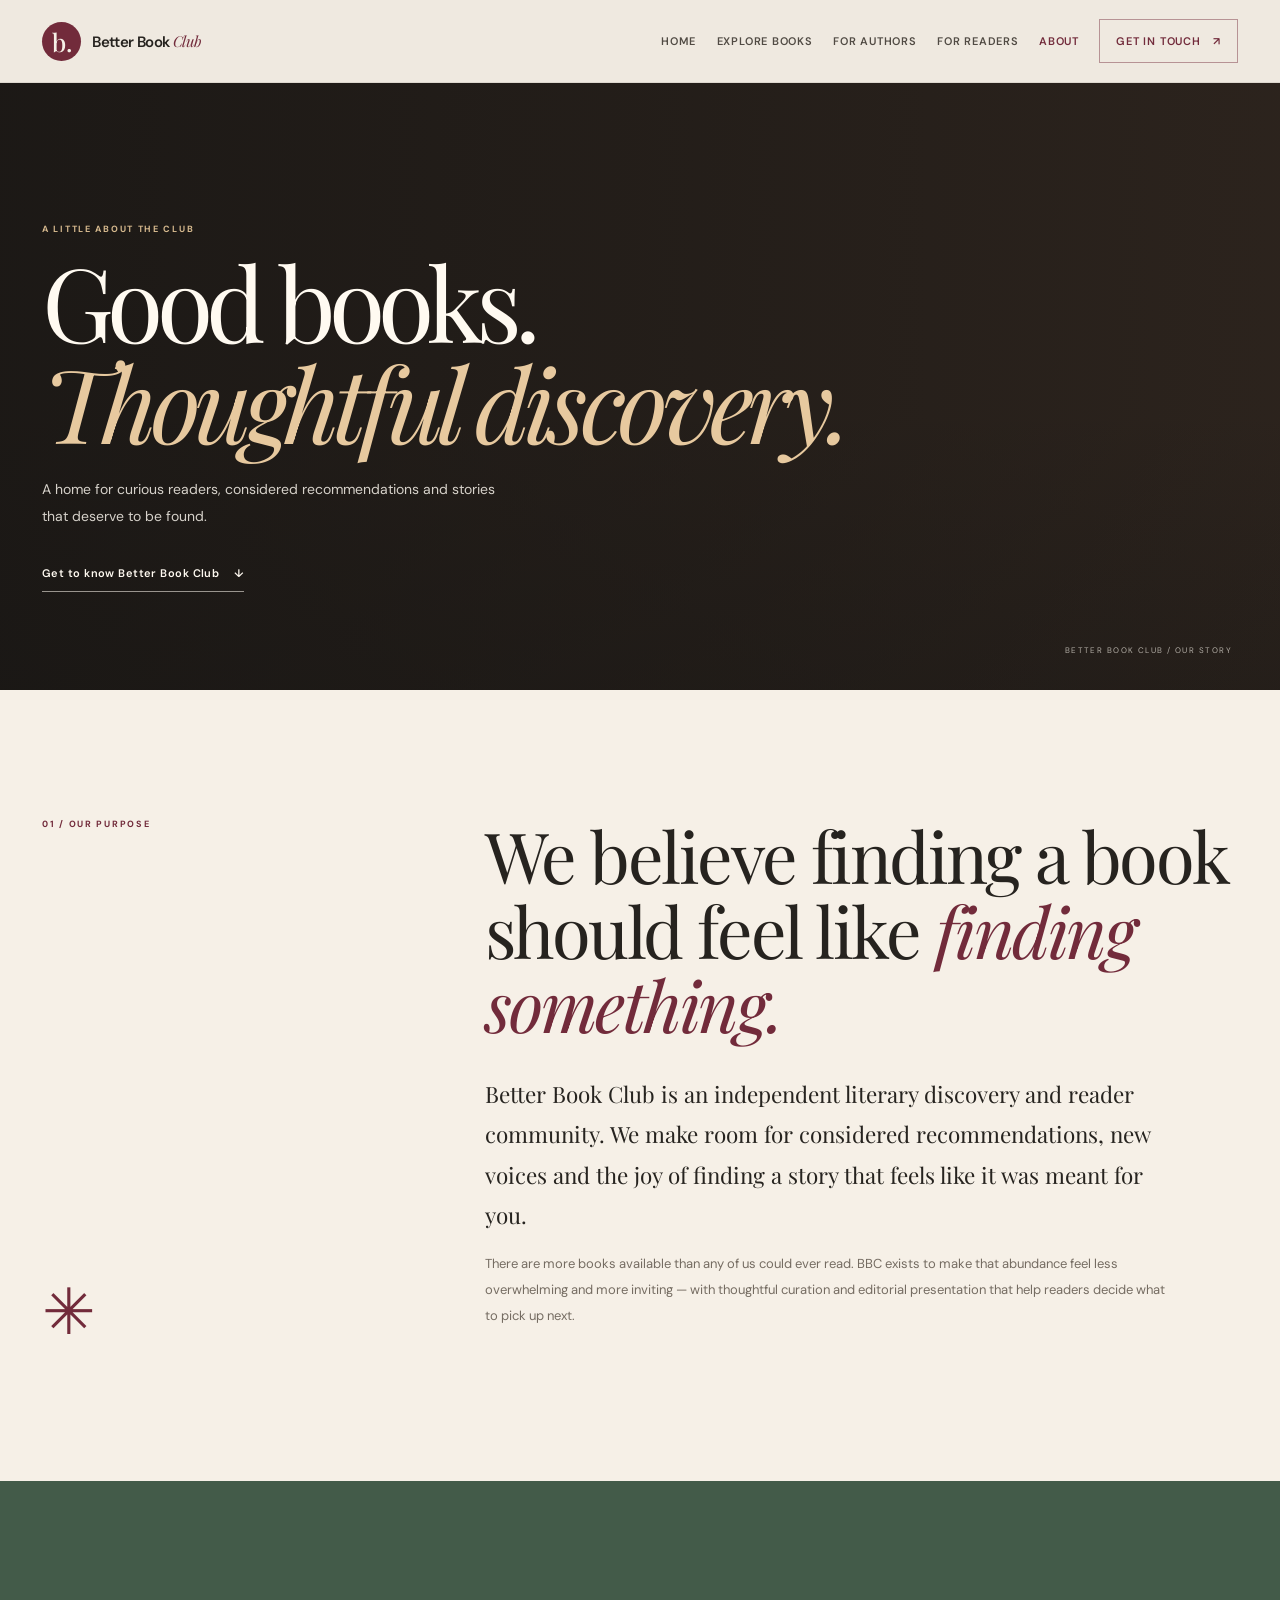
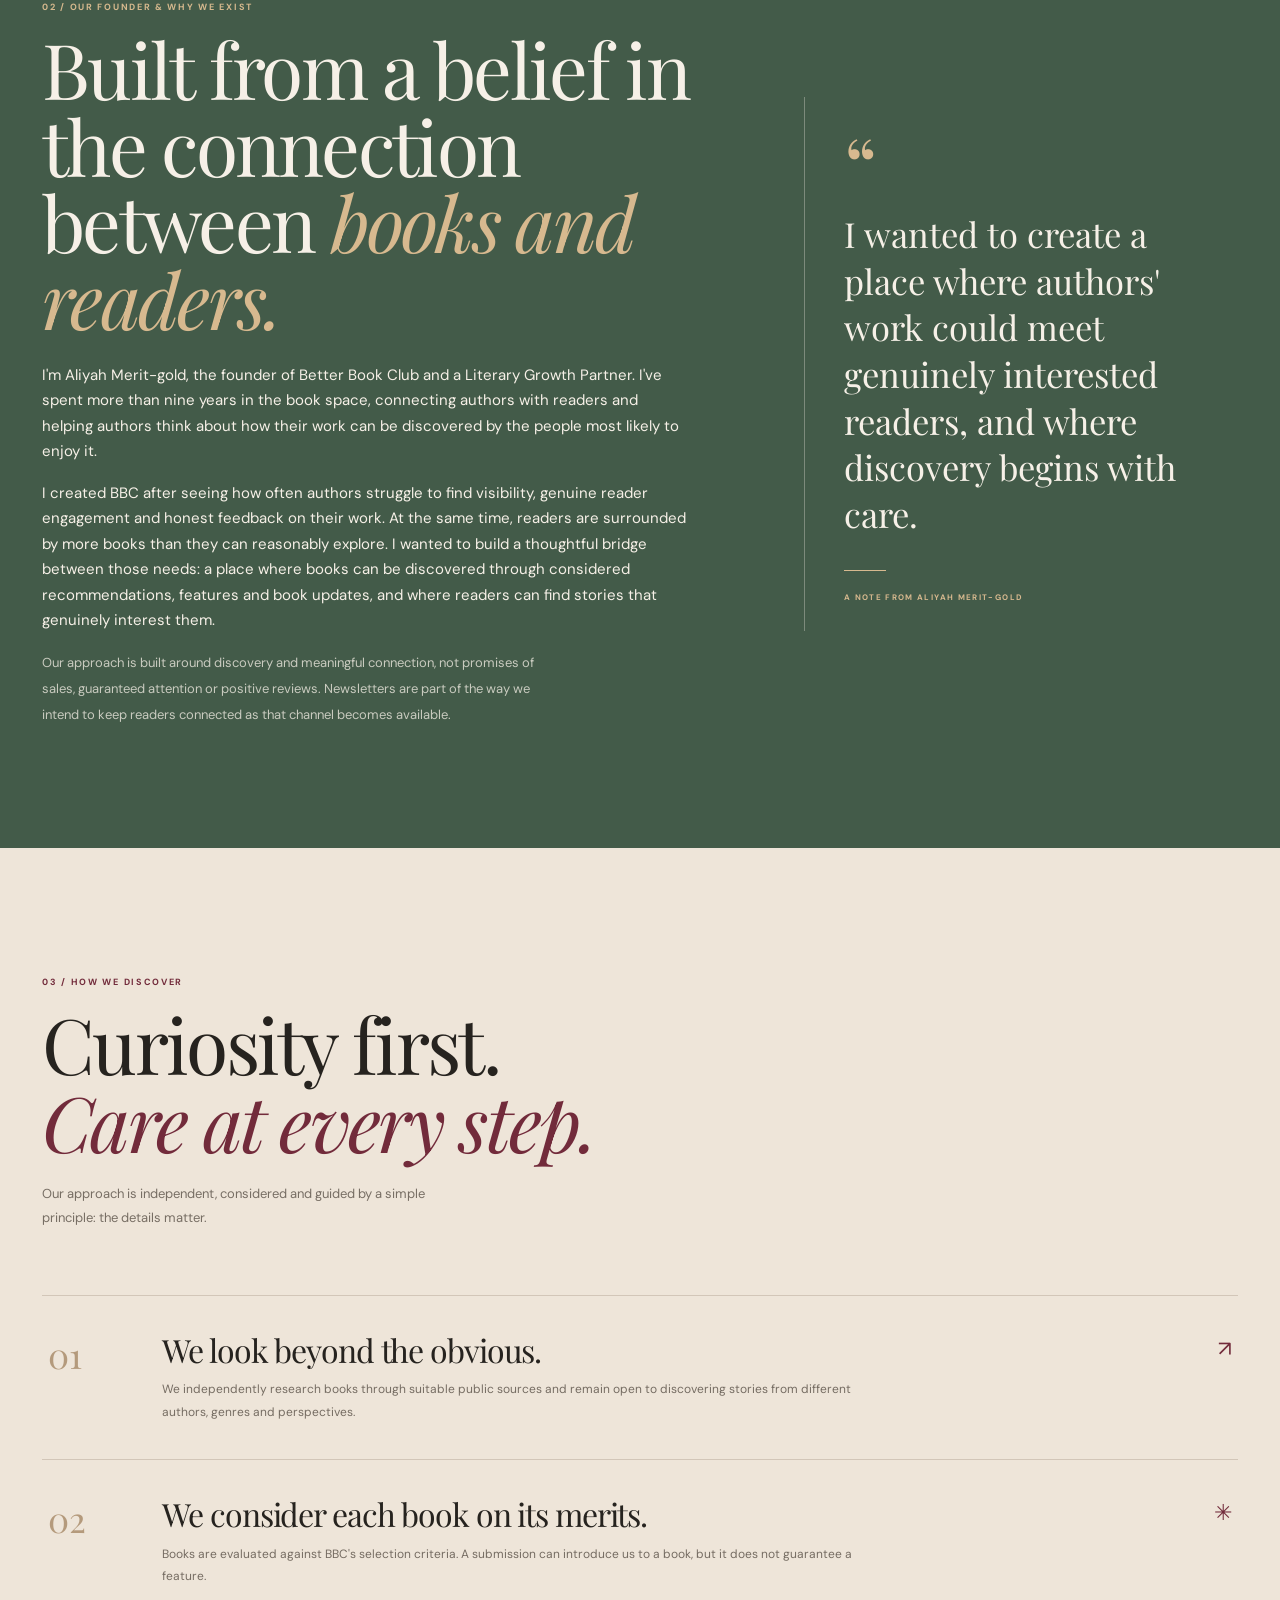
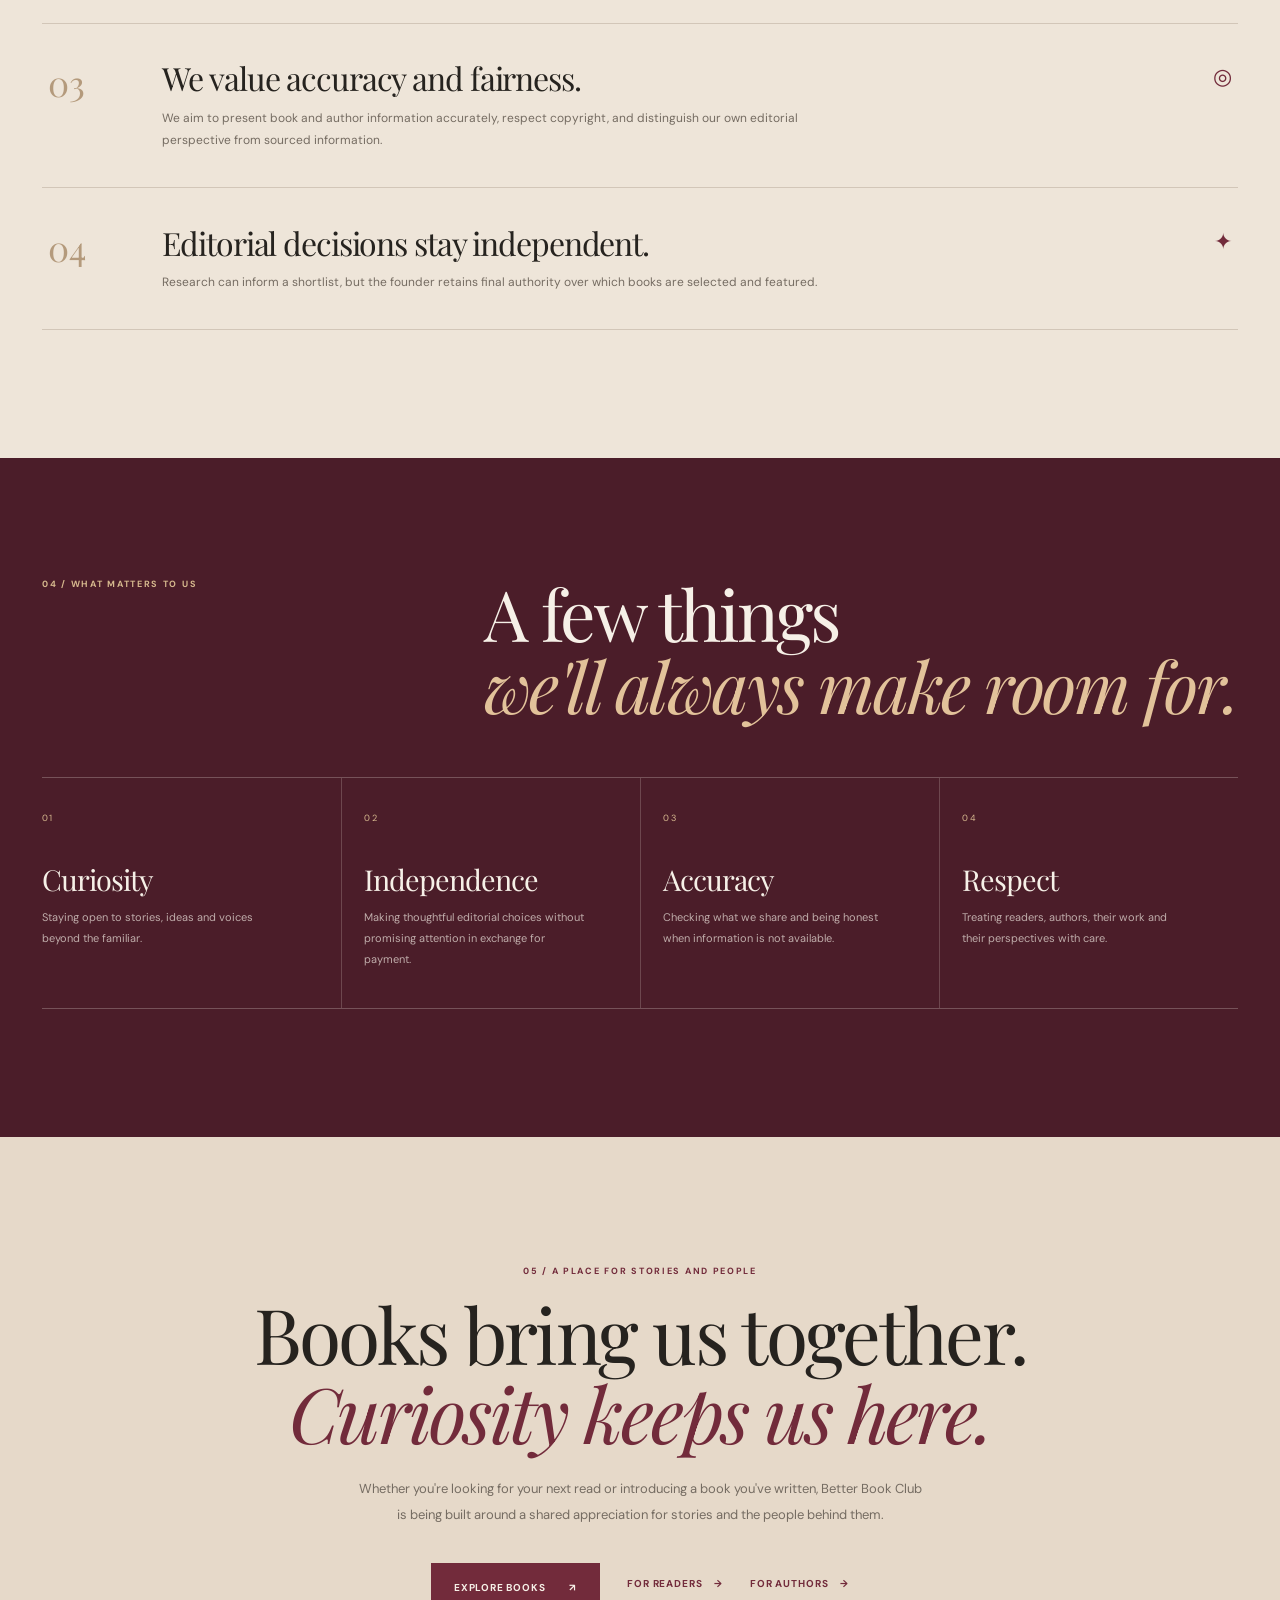
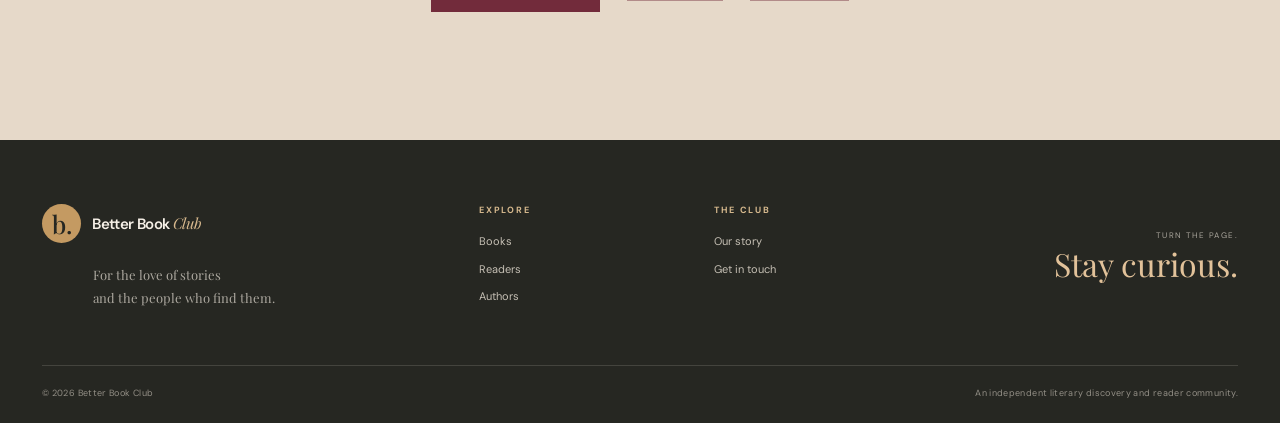
<file: pages/about.html>
<!DOCTYPE html>
<html lang="en">
<head>
  <meta charset="utf-8">
  <meta name="viewport" content="width=device-width, initial-scale=1">
  <title>Our Story - Better Book Club</title>
  <meta name="description" content="Meet Aliyah Merit-gold, founder of Better Book Club, and discover why she built an independent literary discovery and reader community connecting authors and readers.">
  <meta property="og:type" content="website">
  <meta property="og:site_name" content="Better Book Club">
  <meta property="og:title" content="Our Story - Better Book Club">
  <meta property="og:description" content="Meet Aliyah Merit-gold, founder of Better Book Club, and discover why she built an independent literary discovery and reader community connecting authors and readers.">
  <link rel="preconnect" href="https://fonts.googleapis.com">
  <link rel="preconnect" href="https://fonts.gstatic.com" crossorigin>
  <link href="https://fonts.googleapis.com/css2?family=DM+Sans:wght@400;500;600;700&family=Playfair+Display:wght@400;500;600;700&display=swap" rel="stylesheet">
  <link rel="stylesheet" href="https://cdn.jsdelivr.net/npm/bootstrap@5.3.3/dist/css/bootstrap.min.css">
  <link rel="stylesheet" href="../assets/css/bbc.css">
</head>
<body class="about-page">
  <a class="skip-link" href="#main">Skip to main content</a>

  <header class="site-header">
    <nav class="navbar navbar-expand-lg" aria-label="Main navigation">
      <div class="container">
        <a class="navbar-brand" href="../index.html" aria-label="Better Book Club home">
          <!-- Replace this text mark with the supplied original BBC logo when available. -->
          <span class="brand-mark" aria-hidden="true">b.</span>
          <span class="brand-name">Better Book <i>Club</i></span>
        </a>
        <button class="navbar-toggler" type="button" data-bs-toggle="collapse" data-bs-target="#main-menu"
                aria-controls="main-menu" aria-expanded="false" aria-label="Show or hide the menu">
          <span class="navbar-toggler-icon"></span>
        </button>
        <div class="collapse navbar-collapse" id="main-menu">
          <ul class="navbar-nav ms-auto align-items-lg-center">
            <li class="nav-item"><a class="nav-link" href="../index.html">Home</a></li>
            <li class="nav-item"><a class="nav-link" href="explore.html">Explore Books</a></li>
            <li class="nav-item"><a class="nav-link" href="authors.html">For Authors</a></li>
            <li class="nav-item"><a class="nav-link" href="readers.html">For Readers</a></li>
            <li class="nav-item"><a class="nav-link" href="about.html" aria-current="page">About</a></li>
            <li class="nav-item"><a class="nav-link nav-contact" href="contact.html">Get in touch <span aria-hidden="true">↗</span></a></li>
          </ul>
        </div>
      </div>
    </nav>
  </header>

  <main id="main">
    <section class="about-hero" aria-labelledby="about-title">
      <div class="about-hero-shade"></div>
      <div class="container about-hero-content">
        <p class="eyebrow eyebrow-light reveal">A little about the club</p>
        <h1 id="about-title" class="reveal">Good books.<br><em>Thoughtful discovery.</em></h1>
        <p class="reveal">A home for curious readers, considered recommendations and stories that deserve to be found.</p>
        <a class="text-link-light reveal" href="#our-purpose">Get to know Better Book Club <span aria-hidden="true">↓</span></a>
      </div>
      <span class="about-hero-index">BETTER BOOK CLUB / OUR STORY</span>
    </section>

    <section class="about-intro-section" id="our-purpose">
      <div class="container about-intro-grid">
        <div class="about-intro-label reveal">
          <span class="eyebrow">01 / Our purpose</span>
          <span class="about-ornament" aria-hidden="true">✳</span>
        </div>
        <div class="about-intro-copy reveal">
          <h2>We believe finding a book should feel like <em>finding something.</em></h2>
          <p class="about-lead">Better Book Club is an independent literary discovery and reader community. We make room for considered recommendations, new voices and the joy of finding a story that feels like it was meant for you.</p>
          <p>There are more books available than any of us could ever read. BBC exists to make that abundance feel less overwhelming and more inviting — with thoughtful curation and editorial presentation that help readers decide what to pick up next.</p>
        </div>
      </div>
    </section>

    <section class="about-belief-section">
      <div class="container about-belief-grid">
        <div class="about-belief-copy reveal">
          <p class="eyebrow eyebrow-light">02 / Our founder & why we exist</p>
          <h2>Built from a belief in the connection between <em>books and readers.</em></h2>
          <p>I'm Aliyah Merit-gold, the founder of Better Book Club and a Literary Growth Partner. I've spent more than nine years in the book space, connecting authors with readers and helping authors think about how their work can be discovered by the people most likely to enjoy it.</p>
          <p>I created BBC after seeing how often authors struggle to find visibility, genuine reader engagement and honest feedback on their work. At the same time, readers are surrounded by more books than they can reasonably explore. I wanted to build a thoughtful bridge between those needs: a place where books can be discovered through considered recommendations, features and book updates, and where readers can find stories that genuinely interest them.</p>
          <p>Our approach is built around discovery and meaningful connection, not promises of sales, guaranteed attention or positive reviews. Newsletters are part of the way we intend to keep readers connected as that channel becomes available.</p>
        </div>
        <div class="about-belief-aside reveal">
          <span class="belief-quote-mark" aria-hidden="true">“</span>
          <p>I wanted to create a place where authors' work could meet genuinely interested readers, and where discovery begins with care.</p>
          <span class="belief-rule"></span>
          <span class="belief-caption">A NOTE FROM ALIYAH MERIT-GOLD</span>
        </div>
      </div>
    </section>

    <section class="about-method-section">
      <div class="container">
        <div class="about-section-heading reveal">
          <p class="eyebrow">03 / How we discover</p>
          <h2>Curiosity first.<br><em>Care at every step.</em></h2>
          <p>Our approach is independent, considered and guided by a simple principle: the details matter.</p>
        </div>
        <div class="about-method-list">
          <article class="about-method-item reveal">
            <span class="method-number">01</span>
            <div><h3>We look beyond the obvious.</h3><p>We independently research books through suitable public sources and remain open to discovering stories from different authors, genres and perspectives.</p></div>
            <span class="method-symbol" aria-hidden="true">↗</span>
          </article>
          <article class="about-method-item reveal">
            <span class="method-number">02</span>
            <div><h3>We consider each book on its merits.</h3><p>Books are evaluated against BBC's selection criteria. A submission can introduce us to a book, but it does not guarantee a feature.</p></div>
            <span class="method-symbol" aria-hidden="true">✳</span>
          </article>
          <article class="about-method-item reveal">
            <span class="method-number">03</span>
            <div><h3>We value accuracy and fairness.</h3><p>We aim to present book and author information accurately, respect copyright, and distinguish our own editorial perspective from sourced information.</p></div>
            <span class="method-symbol" aria-hidden="true">◎</span>
          </article>
          <article class="about-method-item reveal">
            <span class="method-number">04</span>
            <div><h3>Editorial decisions stay independent.</h3><p>Research can inform a shortlist, but the founder retains final authority over which books are selected and featured.</p></div>
            <span class="method-symbol" aria-hidden="true">✦</span>
          </article>
        </div>
      </div>
    </section>

    <section class="about-values-section">
      <div class="container">
        <div class="about-values-heading reveal">
          <p class="eyebrow eyebrow-light">04 / What matters to us</p>
          <h2>A few things<br><em>we'll always make room for.</em></h2>
        </div>
        <div class="about-values-grid">
          <article class="about-value-card reveal"><span>01</span><h3>Curiosity</h3><p>Staying open to stories, ideas and voices beyond the familiar.</p></article>
          <article class="about-value-card reveal"><span>02</span><h3>Independence</h3><p>Making thoughtful editorial choices without promising attention in exchange for payment.</p></article>
          <article class="about-value-card reveal"><span>03</span><h3>Accuracy</h3><p>Checking what we share and being honest when information is not available.</p></article>
          <article class="about-value-card reveal"><span>04</span><h3>Respect</h3><p>Treating readers, authors, their work and their perspectives with care.</p></article>
        </div>
      </div>
    </section>

    <section class="about-community-section">
      <div class="container about-community-inner reveal">
        <p class="eyebrow">05 / A place for stories and people</p>
        <h2>Books bring us together.<br><em>Curiosity keeps us here.</em></h2>
        <p>Whether you're looking for your next read or introducing a book you've written, Better Book Club is being built around a shared appreciation for stories and the people behind them.</p>
        <div class="about-community-actions">
          <a class="btn btn-cream" href="explore.html">Explore books <span aria-hidden="true">↗</span></a>
          <a class="about-secondary-link" href="readers.html">For readers <span aria-hidden="true">→</span></a>
          <a class="about-secondary-link" href="authors.html">For authors <span aria-hidden="true">→</span></a>
        </div>
      </div>
    </section>
  </main>

  <footer class="site-footer">
    <div class="container">
      <div class="footer-main">
        <div class="footer-brand"><a class="footer-logo" href="../index.html"><span class="brand-mark" aria-hidden="true">b.</span><span>Better Book <i>Club</i></span></a><p>For the love of stories<br>and the people who find them.</p></div>
        <div class="footer-links"><span class="eyebrow eyebrow-light">Explore</span><a href="explore.html">Books</a><a href="readers.html">Readers</a><a href="authors.html">Authors</a></div>
        <div class="footer-links"><span class="eyebrow eyebrow-light">The club</span><a href="about.html" aria-current="page">Our story</a><a href="contact.html">Get in touch</a></div>
        <div class="footer-signoff"><span>TURN THE PAGE.</span><strong>Stay curious.</strong></div>
      </div>
      <div class="footer-bottom"><span>© <span id="footer-year">2026</span> Better Book Club</span><span>An independent literary discovery and reader community.</span></div>
    </div>
  </footer>

  <script src="https://cdn.jsdelivr.net/npm/bootstrap@5.3.3/dist/js/bootstrap.bundle.min.js"></script>
  <script src="../assets/js/main.js"></script>
</body>
</html>
</file>
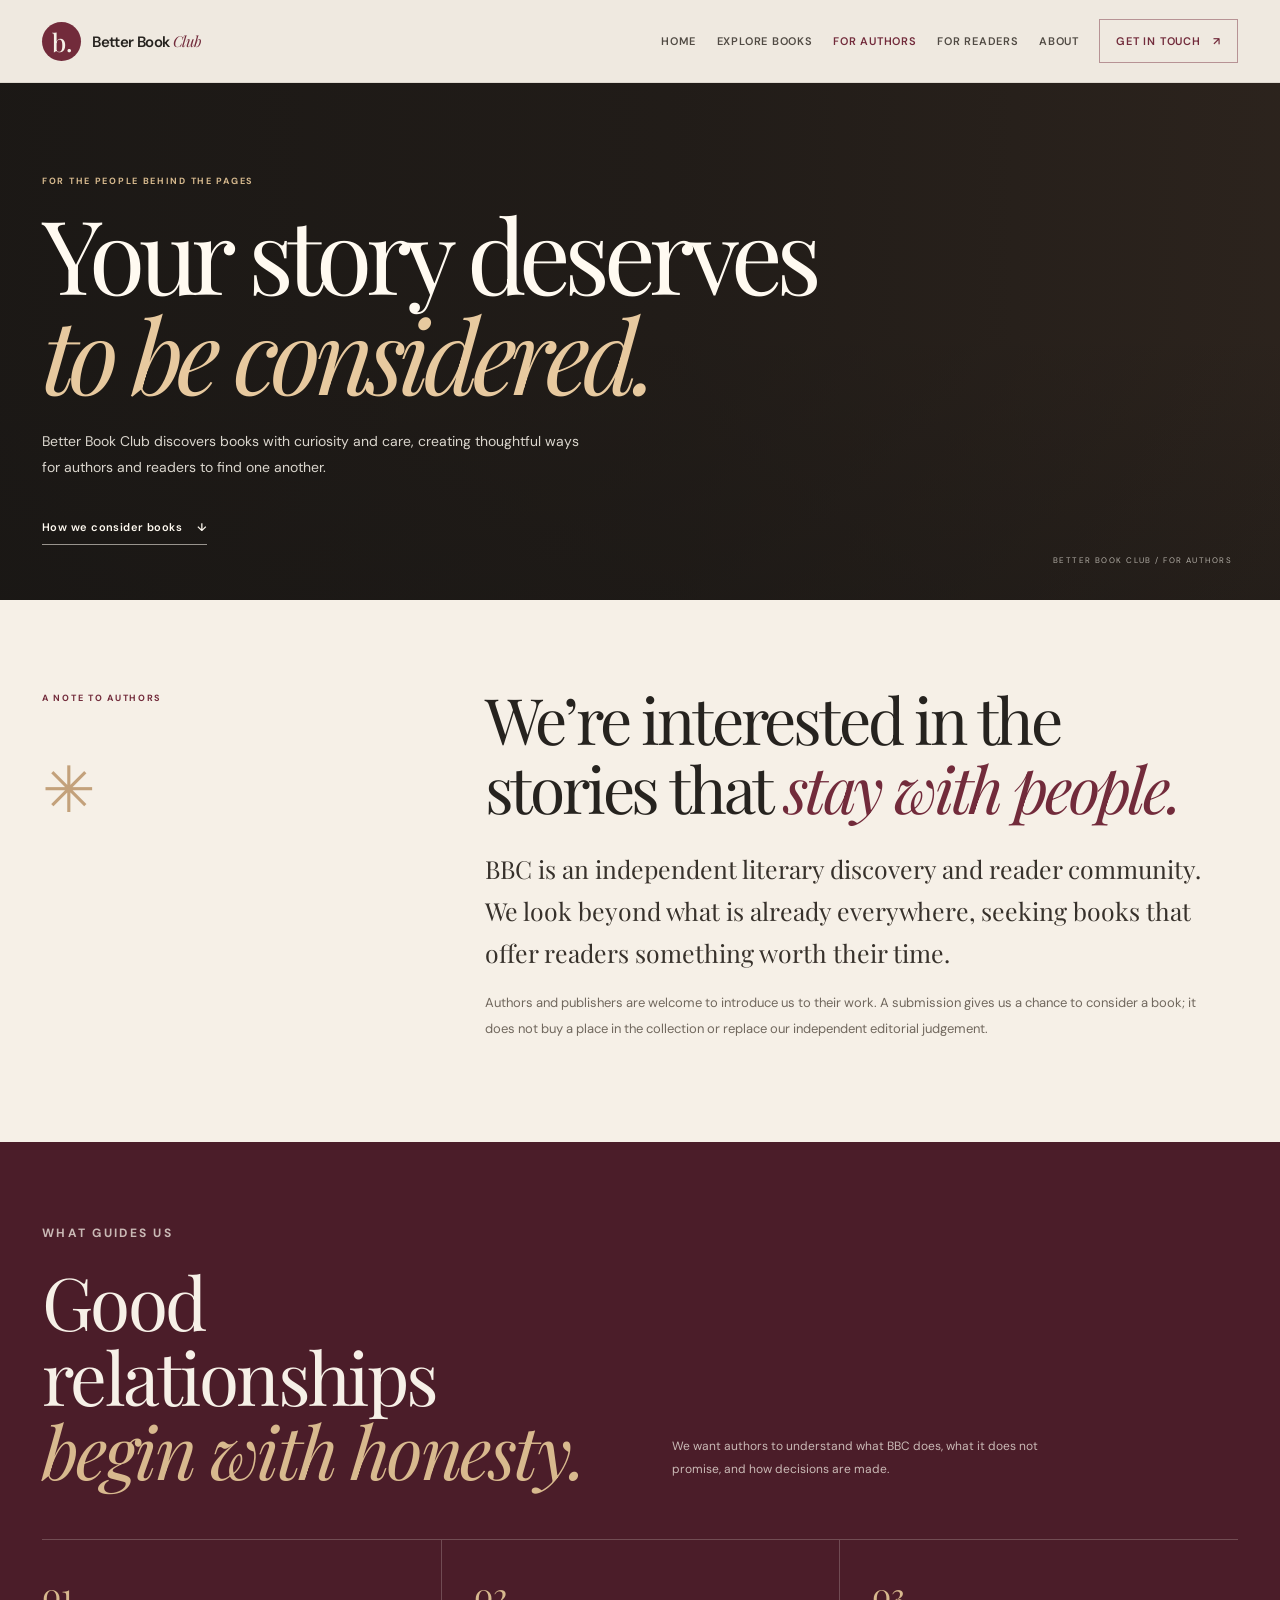
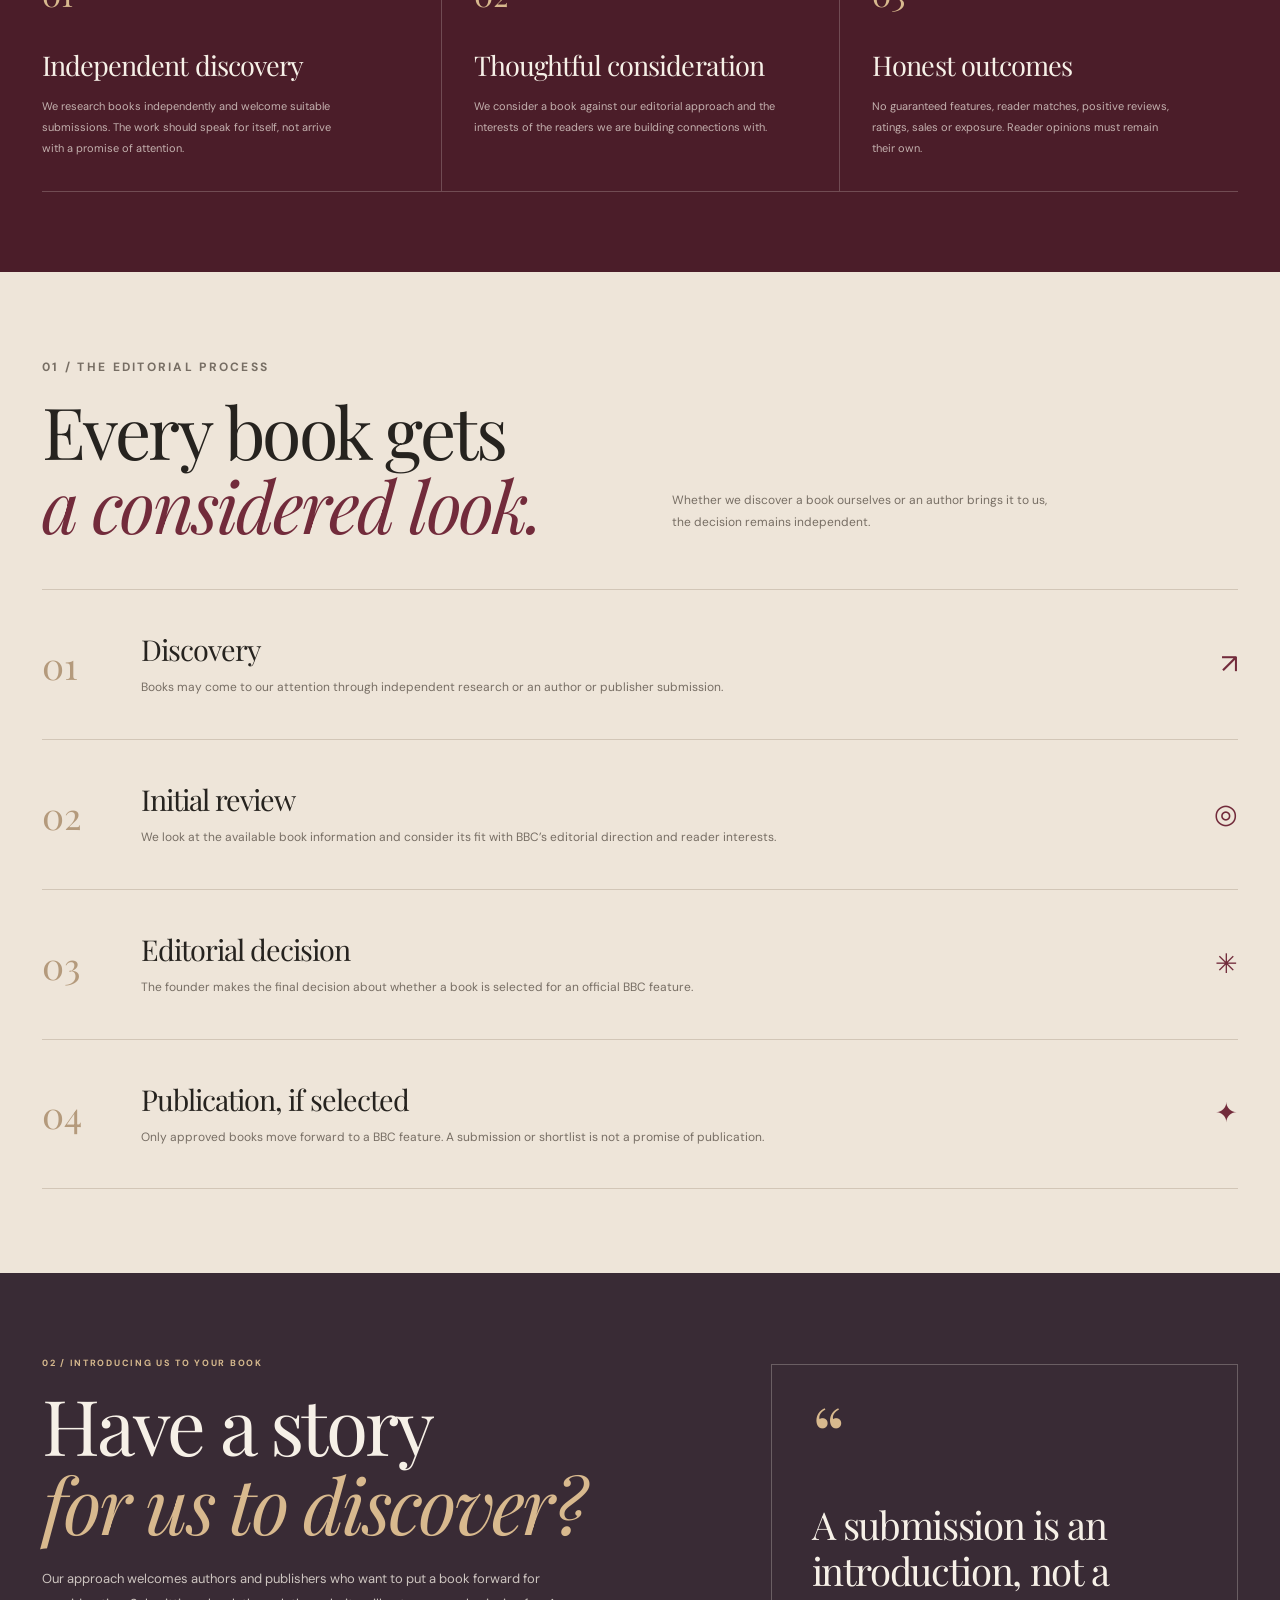
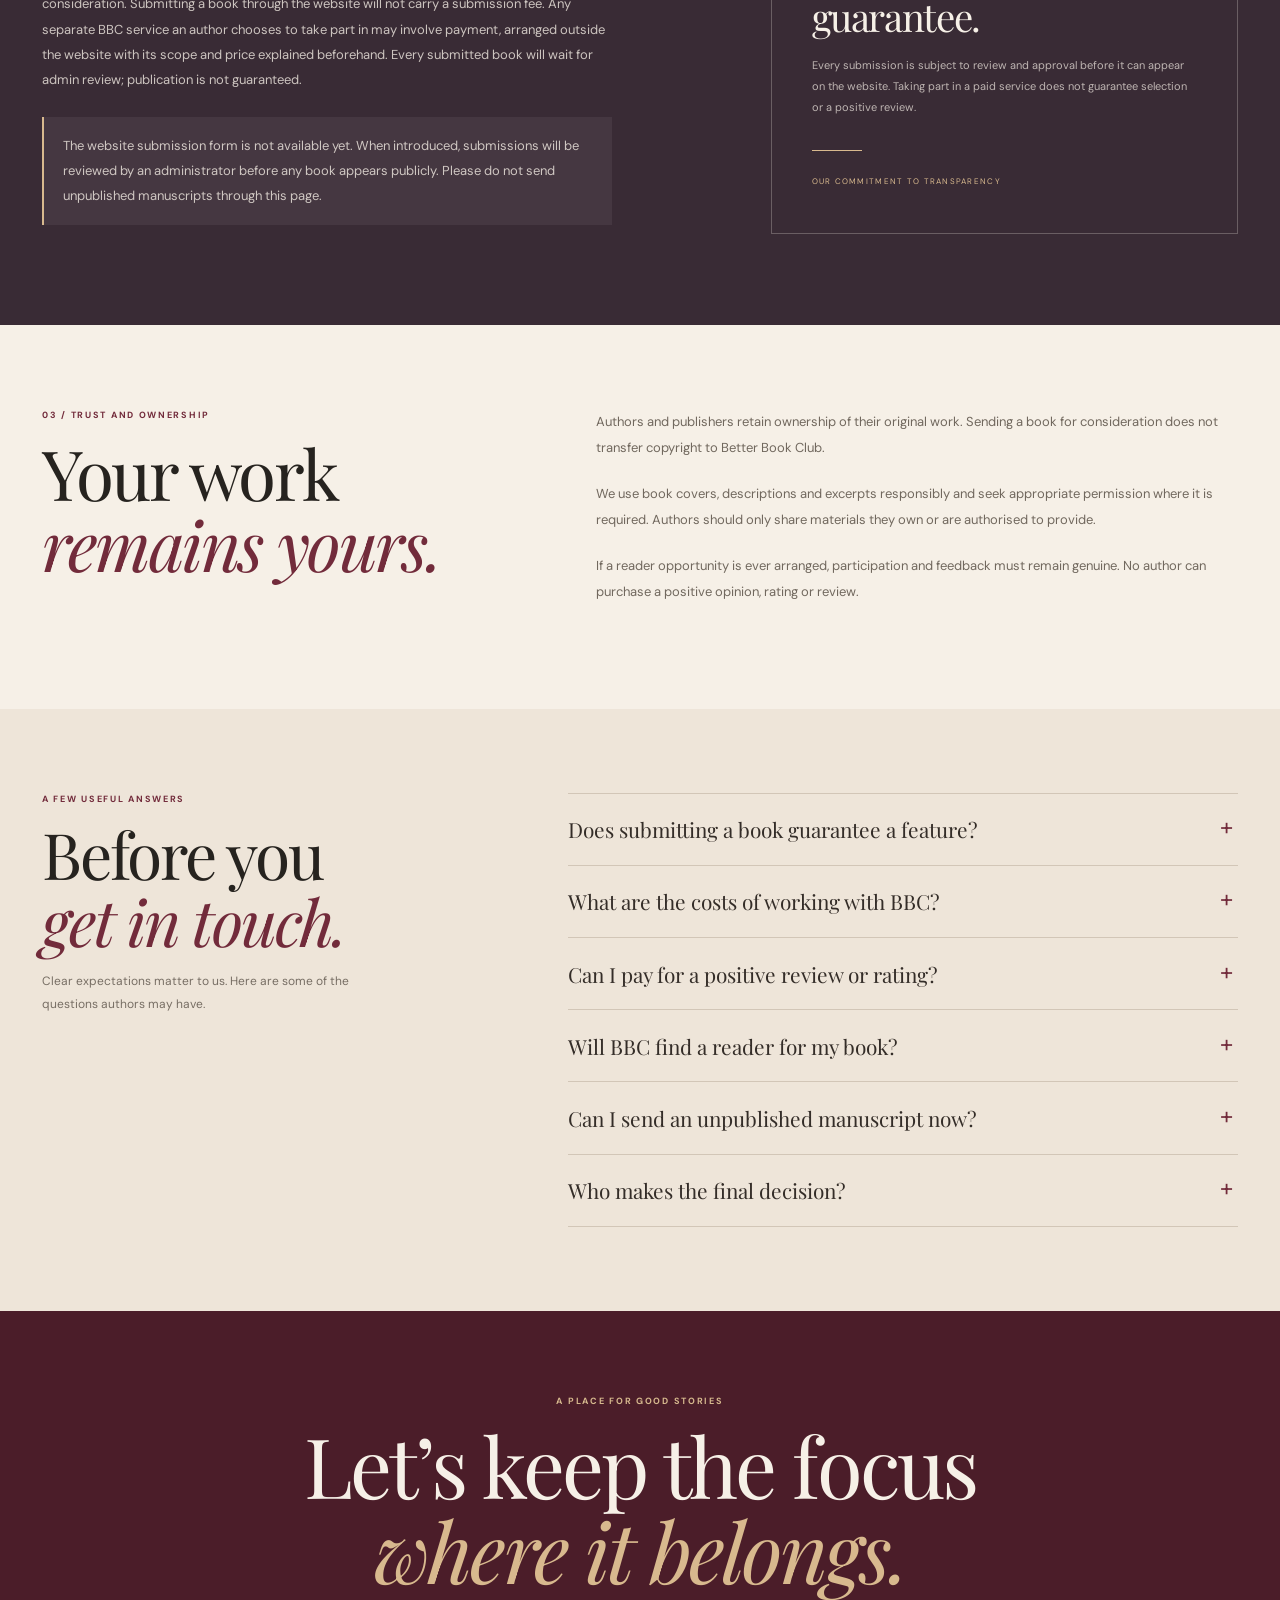
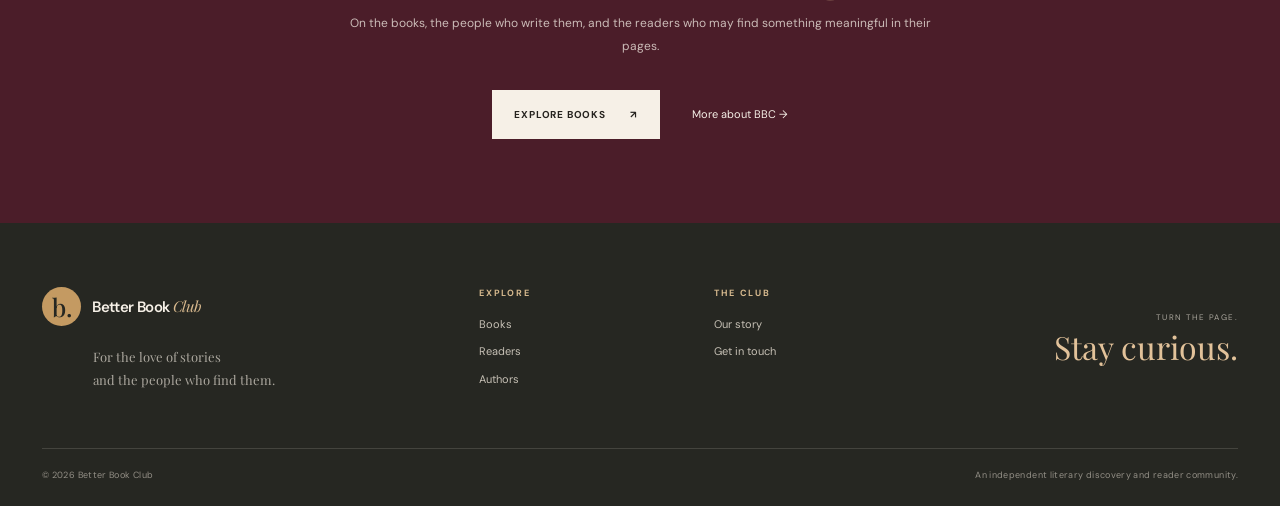
<file: pages/authors.html>
<!DOCTYPE html>
<html lang="en">
<head>
  <meta charset="utf-8">
  <meta name="viewport" content="width=device-width, initial-scale=1">
  <title>For Authors - Better Book Club</title>
  <meta name="description" content="Discover how Better Book Club independently considers books and approaches genuine connections between authors and readers.">
  <meta property="og:type" content="website">
  <meta property="og:site_name" content="Better Book Club">
  <meta property="og:title" content="For Authors - Better Book Club">
  <meta property="og:description" content="Discover how Better Book Club independently considers books and approaches genuine connections between authors and readers.">
  <link rel="preconnect" href="https://fonts.googleapis.com">
  <link rel="preconnect" href="https://fonts.gstatic.com" crossorigin>
  <link href="https://fonts.googleapis.com/css2?family=DM+Sans:wght@400;500;600;700&family=Playfair+Display:wght@400;500;600;700&display=swap" rel="stylesheet">
  <link rel="stylesheet" href="https://cdn.jsdelivr.net/npm/bootstrap@5.3.3/dist/css/bootstrap.min.css">
  <link rel="stylesheet" href="../assets/css/bbc.css">
</head>
<body class="authors-page">
  <a class="skip-link" href="#main">Skip to main content</a>

  <header class="site-header">
    <nav class="navbar navbar-expand-lg" aria-label="Main navigation">
      <div class="container">
        <a class="navbar-brand" href="../index.html" aria-label="Better Book Club home">
          <span class="brand-mark" aria-hidden="true">b.</span>
          <span class="brand-name">Better Book <i>Club</i></span>
        </a>
        <button class="navbar-toggler" type="button" data-bs-toggle="collapse" data-bs-target="#main-menu"
                aria-controls="main-menu" aria-expanded="false" aria-label="Show or hide the menu">
          <span class="navbar-toggler-icon"></span>
        </button>
        <div class="collapse navbar-collapse" id="main-menu">
          <ul class="navbar-nav ms-auto align-items-lg-center">
            <li class="nav-item"><a class="nav-link" href="../index.html">Home</a></li>
            <li class="nav-item"><a class="nav-link" href="explore.html">Explore Books</a></li>
            <li class="nav-item"><a class="nav-link" href="authors.html" aria-current="page">For Authors</a></li>
            <li class="nav-item"><a class="nav-link" href="readers.html">For Readers</a></li>
            <li class="nav-item"><a class="nav-link" href="about.html">About</a></li>
            <li class="nav-item"><a class="nav-link nav-contact" href="contact.html">Get in touch <span aria-hidden="true">↗</span></a></li>
          </ul>
        </div>
      </div>
    </nav>
  </header>

  <main id="main">
    <section class="authors-hero" aria-labelledby="authors-title">
      <div class="authors-hero-shade"></div>
      <div class="container authors-hero-content">
        <p class="eyebrow eyebrow-light reveal">For the people behind the pages</p>
        <h1 id="authors-title" class="reveal">Your story deserves<br><em>to be considered.</em></h1>
        <p class="reveal">Better Book Club discovers books with curiosity and care, creating thoughtful ways for authors and readers to find one another.</p>
        <a class="text-link-light reveal" href="#how-we-consider-books">How we consider books <span aria-hidden="true">↓</span></a>
      </div>
      <span class="authors-hero-index">BETTER BOOK CLUB / FOR AUTHORS</span>
    </section>

    <section class="authors-intro-section">
      <div class="container authors-intro-grid">
        <div class="authors-intro-label reveal">
          <p class="eyebrow">A note to authors</p>
          <span class="authors-ornament" aria-hidden="true">✳</span>
        </div>
        <div class="authors-intro-copy reveal">
          <h2>We’re interested in the stories that <em>stay with people.</em></h2>
          <p class="authors-lead">BBC is an independent literary discovery and reader community. We look beyond what is already everywhere, seeking books that offer readers something worth their time.</p>
          <p>Authors and publishers are welcome to introduce us to their work. A submission gives us a chance to consider a book; it does not buy a place in the collection or replace our independent editorial judgement.</p>
        </div>
      </div>
    </section>

    <section class="authors-principles-section">
      <div class="container">
        <div class="authors-section-heading reveal">
          <p class="eyebrow eyebrow-light">What guides us</p>
          <h2>Good relationships<br><em>begin with honesty.</em></h2>
          <p>We want authors to understand what BBC does, what it does not promise, and how decisions are made.</p>
        </div>
        <div class="authors-principles-grid">
          <article class="authors-principle-card reveal">
            <span class="authors-card-number">01</span>
            <h3>Independent discovery</h3>
            <p>We research books independently and welcome suitable submissions. The work should speak for itself, not arrive with a promise of attention.</p>
          </article>
          <article class="authors-principle-card reveal">
            <span class="authors-card-number">02</span>
            <h3>Thoughtful consideration</h3>
            <p>We consider a book against our editorial approach and the interests of the readers we are building connections with.</p>
          </article>
          <article class="authors-principle-card reveal">
            <span class="authors-card-number">03</span>
            <h3>Honest outcomes</h3>
            <p>No guaranteed features, reader matches, positive reviews, ratings, sales or exposure. Reader opinions must remain their own.</p>
          </article>
        </div>
      </div>
    </section>

    <section class="authors-process-section" id="how-we-consider-books">
      <div class="container">
        <div class="authors-process-heading reveal">
          <p class="eyebrow">01 / The editorial process</p>
          <h2>Every book gets<br><em>a considered look.</em></h2>
          <p>Whether we discover a book ourselves or an author brings it to us, the decision remains independent.</p>
        </div>
        <div class="authors-process-list">
          <article class="authors-process-item reveal">
            <span class="authors-process-number">01</span>
            <div><h3>Discovery</h3><p>Books may come to our attention through independent research or an author or publisher submission.</p></div>
            <span class="authors-process-symbol" aria-hidden="true">↗</span>
          </article>
          <article class="authors-process-item reveal">
            <span class="authors-process-number">02</span>
            <div><h3>Initial review</h3><p>We look at the available book information and consider its fit with BBC’s editorial direction and reader interests.</p></div>
            <span class="authors-process-symbol" aria-hidden="true">◎</span>
          </article>
          <article class="authors-process-item reveal">
            <span class="authors-process-number">03</span>
            <div><h3>Editorial decision</h3><p>The founder makes the final decision about whether a book is selected for an official BBC feature.</p></div>
            <span class="authors-process-symbol" aria-hidden="true">✳</span>
          </article>
          <article class="authors-process-item reveal">
            <span class="authors-process-number">04</span>
            <div><h3>Publication, if selected</h3><p>Only approved books move forward to a BBC feature. A submission or shortlist is not a promise of publication.</p></div>
            <span class="authors-process-symbol" aria-hidden="true">✦</span>
          </article>
        </div>
      </div>
    </section>

    <section class="authors-submission-section">
      <div class="container authors-submission-grid">
        <div class="authors-submission-copy reveal">
          <p class="eyebrow eyebrow-light">02 / Introducing us to your book</p>
          <h2>Have a story<br><em>for us to discover?</em></h2>
          <p>Our approach welcomes authors and publishers who want to put a book forward for consideration. Submitting a book through the website will not carry a submission fee. Any separate BBC service an author chooses to take part in may involve payment, arranged outside the website with its scope and price explained beforehand. Every submitted book will wait for admin review; publication is not guaranteed.</p>
          <p class="authors-submission-note">The website submission form is not available yet. When introduced, submissions will be reviewed by an administrator before any book appears publicly. Please do not send unpublished manuscripts through this page.</p>
        </div>
        <aside class="authors-submission-aside reveal">
          <span class="authors-aside-mark" aria-hidden="true">“</span>
          <h3>A submission is an introduction, not a guarantee.</h3>
          <p>Every submission is subject to review and approval before it can appear on the website. Taking part in a paid service does not guarantee selection or a positive review.</p>
          <span class="authors-aside-rule"></span>
          <span class="authors-aside-caption">OUR COMMITMENT TO TRANSPARENCY</span>
        </aside>
      </div>
    </section>

    <section class="authors-trust-section">
      <div class="container authors-trust-grid">
        <div class="authors-trust-heading reveal">
          <p class="eyebrow">03 / Trust and ownership</p>
          <h2>Your work<br><em>remains yours.</em></h2>
        </div>
        <div class="authors-trust-copy reveal">
          <p>Authors and publishers retain ownership of their original work. Sending a book for consideration does not transfer copyright to Better Book Club.</p>
          <p>We use book covers, descriptions and excerpts responsibly and seek appropriate permission where it is required. Authors should only share materials they own or are authorised to provide.</p>
          <p>If a reader opportunity is ever arranged, participation and feedback must remain genuine. No author can purchase a positive opinion, rating or review.</p>
        </div>
      </div>
    </section>

    <section class="authors-faq-section">
      <div class="container authors-faq-grid">
        <div class="authors-faq-heading reveal">
          <p class="eyebrow">A few useful answers</p>
          <h2>Before you<br><em>get in touch.</em></h2>
          <p>Clear expectations matter to us. Here are some of the questions authors may have.</p>
        </div>
        <div class="authors-faq-list reveal">
          <details>
            <summary>Does submitting a book guarantee a feature?</summary>
            <p>No. Every book is considered independently, and the founder makes the final selection decision. A submission does not guarantee a feature or publication.</p>
          </details>
          <details>
            <summary>What are the costs of working with BBC?</summary>
            <p>The website submission route and author service arrangements are not finalised yet. Any future service would have a clearly explained scope and price before agreement. Payment would never guarantee editorial selection.</p>
          </details>
          <details>
            <summary>Can I pay for a positive review or rating?</summary>
            <p>No. BBC does not sell positive reviews or ratings, and readers are never required to give favourable feedback.</p>
          </details>
          <details>
            <summary>Will BBC find a reader for my book?</summary>
            <p>We cannot guarantee a reader match. If a suitable opportunity exists, the reader is asked whether they want to participate and may accept or decline.</p>
          </details>
          <details>
            <summary>Can I send an unpublished manuscript now?</summary>
            <p>Please do not send unpublished manuscripts through this website. The website submission route is not available yet, and any future manuscript-sharing process will need clear confidentiality arrangements.</p>
          </details>
          <details>
            <summary>Who makes the final decision?</summary>
            <p>The founder retains final authority over official BBC book selections and features.</p>
          </details>
        </div>
      </div>
    </section>

    <section class="authors-closing-section">
      <div class="container authors-closing-inner reveal">
        <p class="eyebrow eyebrow-light">A place for good stories</p>
        <h2>Let’s keep the focus<br><em>where it belongs.</em></h2>
        <p>On the books, the people who write them, and the readers who may find something meaningful in their pages.</p>
        <div class="authors-closing-actions">
          <a class="btn btn-cream" href="explore.html">Explore books <span aria-hidden="true">↗</span></a>
          <a class="authors-closing-link" href="about.html">More about BBC <span aria-hidden="true">→</span></a>
        </div>
      </div>
    </section>
  </main>

  <footer class="site-footer">
    <div class="container">
      <div class="footer-main">
        <div class="footer-brand"><a class="footer-logo" href="../index.html"><span class="brand-mark" aria-hidden="true">b.</span><span>Better Book <i>Club</i></span></a><p>For the love of stories<br>and the people who find them.</p></div>
        <div class="footer-links"><span class="eyebrow eyebrow-light">Explore</span><a href="explore.html">Books</a><a href="readers.html">Readers</a><a href="authors.html" aria-current="page">Authors</a></div>
        <div class="footer-links"><span class="eyebrow eyebrow-light">The club</span><a href="about.html">Our story</a><a href="contact.html">Get in touch</a></div>
        <div class="footer-signoff"><span>TURN THE PAGE.</span><strong>Stay curious.</strong></div>
      </div>
      <div class="footer-bottom"><span>© <span id="footer-year">2026</span> Better Book Club</span><span>An independent literary discovery and reader community.</span></div>
    </div>
  </footer>

  <script src="https://cdn.jsdelivr.net/npm/bootstrap@5.3.3/dist/js/bootstrap.bundle.min.js"></script>
  <script src="../assets/js/main.js"></script>
</body>
</html>
</file>
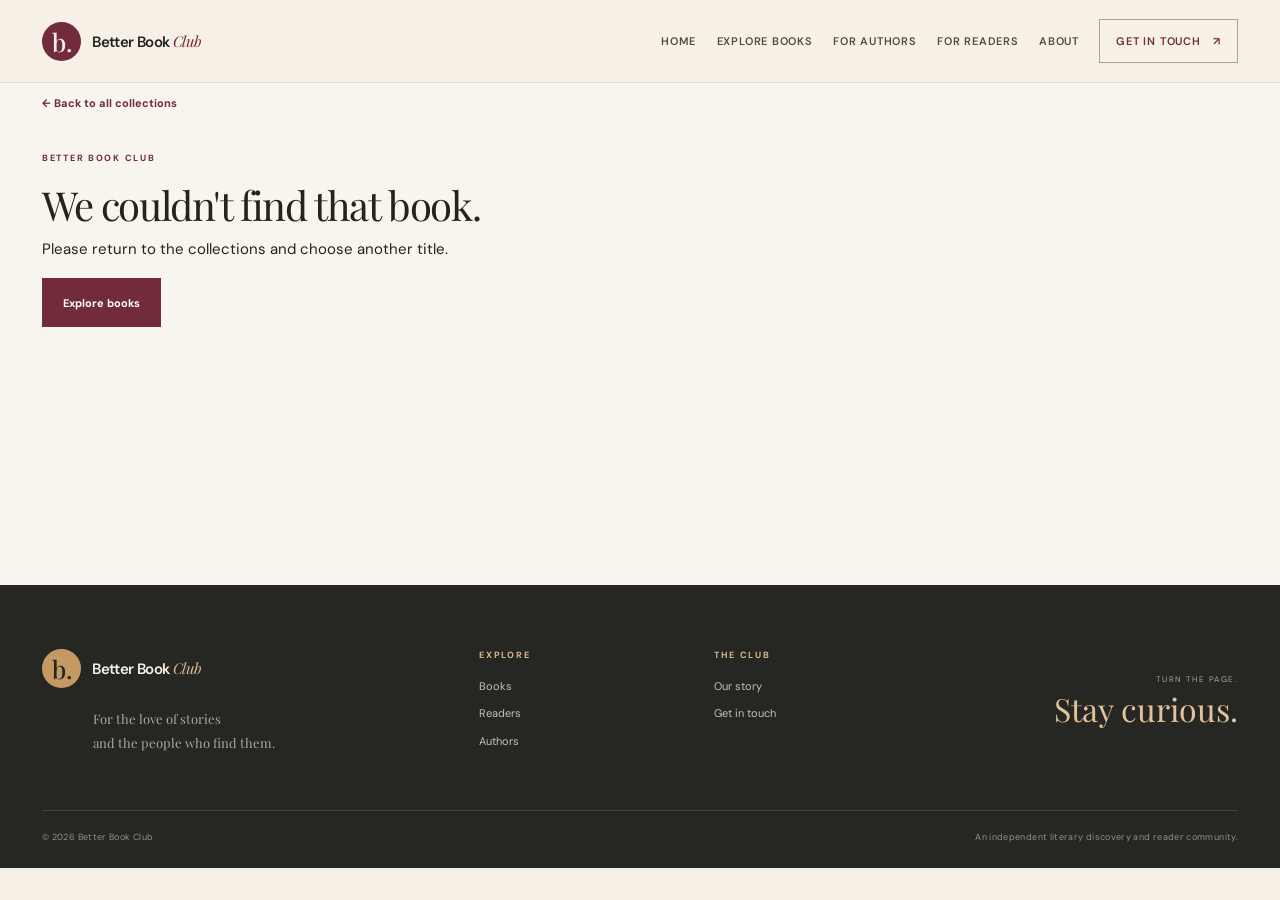
<file: pages/book.html>
<!DOCTYPE html>
<html lang="en">
<head>
  <meta charset="utf-8"><meta name="viewport" content="width=device-width, initial-scale=1">
  <title>Book Details - Better Book Club</title>
  <meta name="description" content="Discover the story behind a Better Book Club book selection.">
  <link rel="preconnect" href="https://fonts.googleapis.com"><link rel="preconnect" href="https://fonts.gstatic.com" crossorigin>
  <link href="https://fonts.googleapis.com/css2?family=DM+Sans:wght@400;500;600;700&family=Playfair+Display:wght@400;500;600;700&display=swap" rel="stylesheet">
  <link rel="stylesheet" href="https://cdn.jsdelivr.net/npm/bootstrap@5.3.3/dist/css/bootstrap.min.css"><link rel="stylesheet" href="../assets/css/bbc.css">
</head>
<body class="book-detail-page">
  <a class="skip-link" href="#main">Skip to main content</a>
  <header class="site-header"><nav class="navbar navbar-expand-lg" aria-label="Main navigation"><div class="container">
    <a class="navbar-brand" href="../index.html" aria-label="Better Book Club home"><span class="brand-mark" aria-hidden="true">b.</span><span class="brand-name">Better Book <i>Club</i></span></a>
    <button class="navbar-toggler" type="button" data-bs-toggle="collapse" data-bs-target="#main-menu" aria-controls="main-menu" aria-expanded="false" aria-label="Show or hide the menu"><span class="navbar-toggler-icon"></span></button>
    <div class="collapse navbar-collapse" id="main-menu"><ul class="navbar-nav ms-auto align-items-lg-center">
      <li class="nav-item"><a class="nav-link" href="../index.html">Home</a></li><li class="nav-item"><a class="nav-link" href="explore.html">Explore Books</a></li><li class="nav-item"><a class="nav-link" href="authors.html">For Authors</a></li><li class="nav-item"><a class="nav-link" href="readers.html">For Readers</a></li><li class="nav-item"><a class="nav-link" href="about.html">About</a></li><li class="nav-item"><a class="nav-link nav-contact" href="contact.html">Get in touch <span aria-hidden="true">↗</span></a></li>
    </ul></div>
  </div></nav></header>
  <main id="main"><section class="book-detail-shell"><div class="container">
    <a class="book-detail-back" href="explore.html">← Back to all collections</a>
    <div id="book-detail-content" class="book-detail-content" aria-live="polite"><p class="eyebrow">Better Book Club selection</p><h1>Loading book details…</h1></div>
  </div></section></main>
  <footer class="site-footer"><div class="container"><div class="footer-main">
    <div class="footer-brand"><a class="footer-logo" href="../index.html"><span class="brand-mark" aria-hidden="true">b.</span><span>Better Book <i>Club</i></span></a><p>For the love of stories<br>and the people who find them.</p></div>
    <div class="footer-links"><span class="eyebrow eyebrow-light">Explore</span><a href="explore.html">Books</a><a href="readers.html">Readers</a><a href="authors.html">Authors</a></div>
    <div class="footer-links"><span class="eyebrow eyebrow-light">The club</span><a href="about.html">Our story</a><a href="contact.html">Get in touch</a></div><div class="footer-signoff"><span>TURN THE PAGE.</span><strong>Stay curious.</strong></div>
  </div><div class="footer-bottom"><span>© <span id="footer-year">2026</span> Better Book Club</span><span>An independent literary discovery and reader community.</span></div></div></footer>
  <script src="https://cdn.jsdelivr.net/npm/bootstrap@5.3.3/dist/js/bootstrap.bundle.min.js"></script><script src="../assets/js/main.js"></script><script src="../assets/js/book-detail.js"></script>
</body></html>
</file>
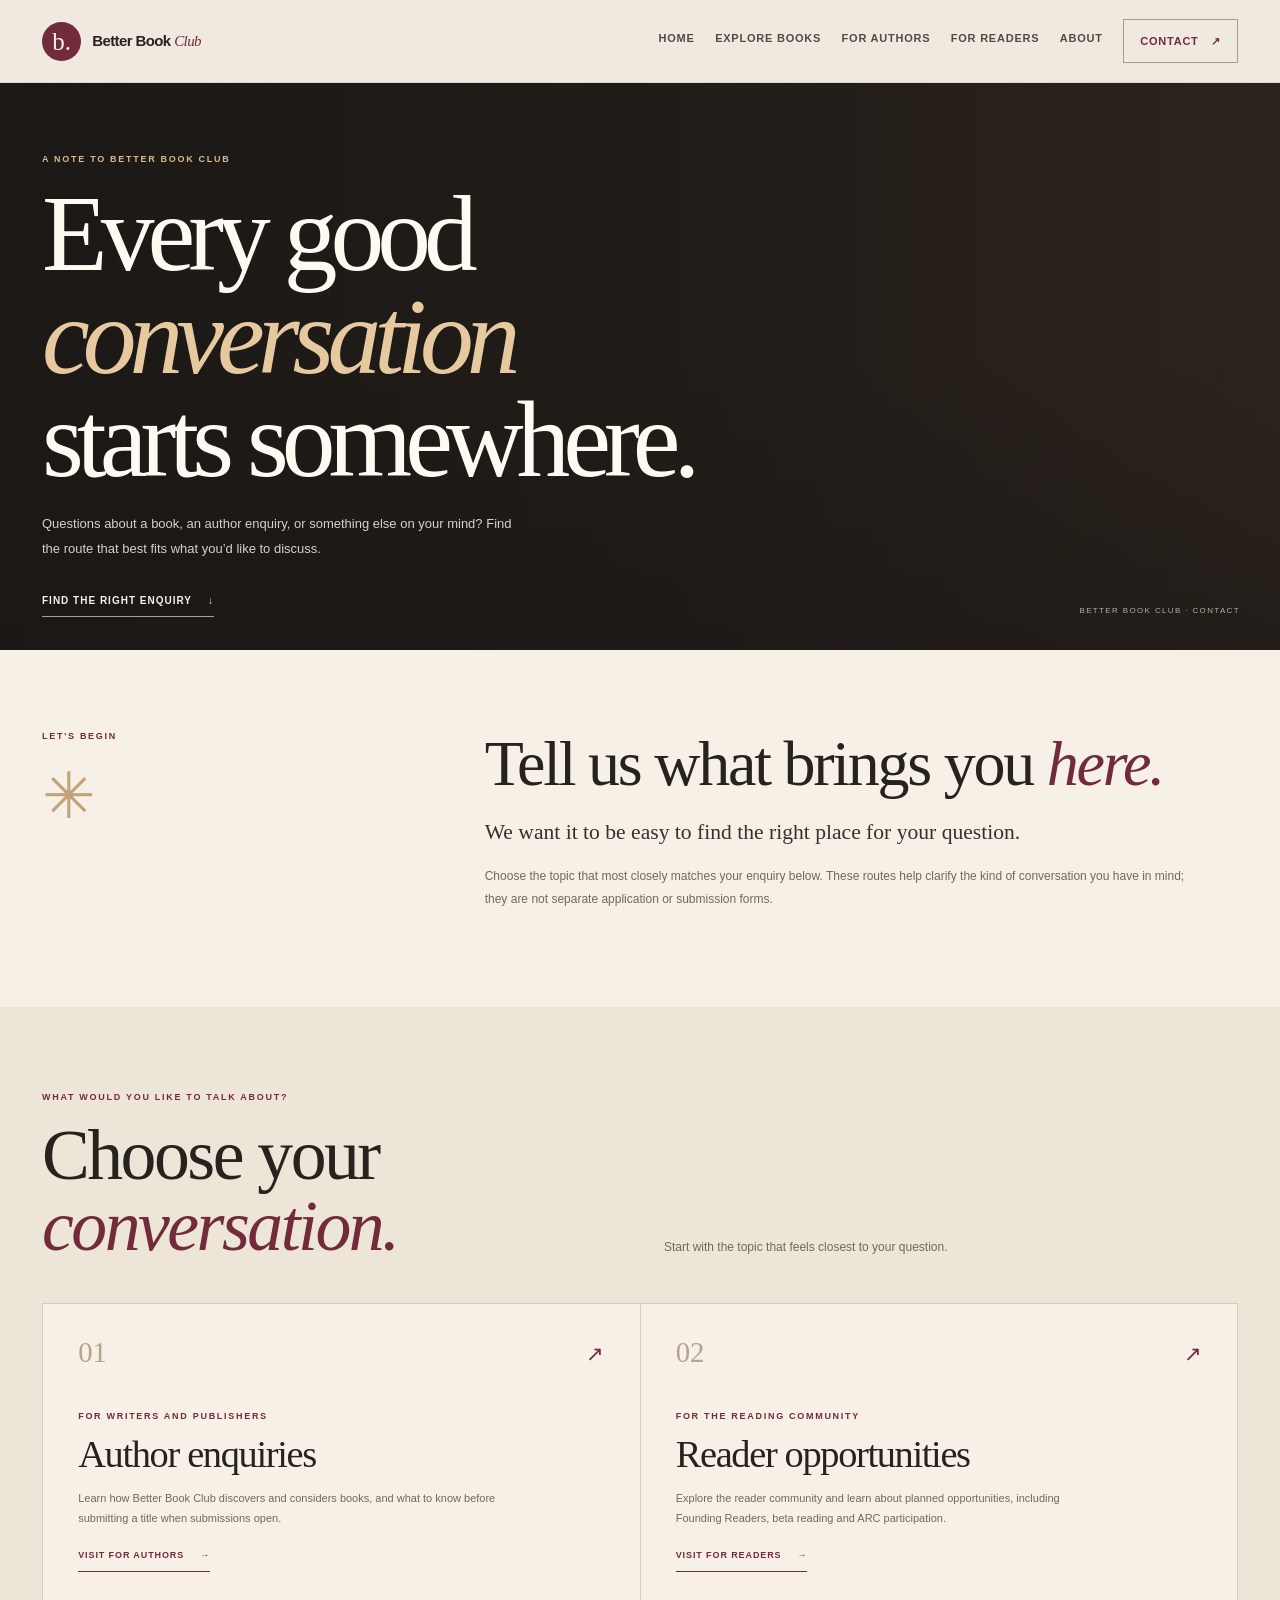
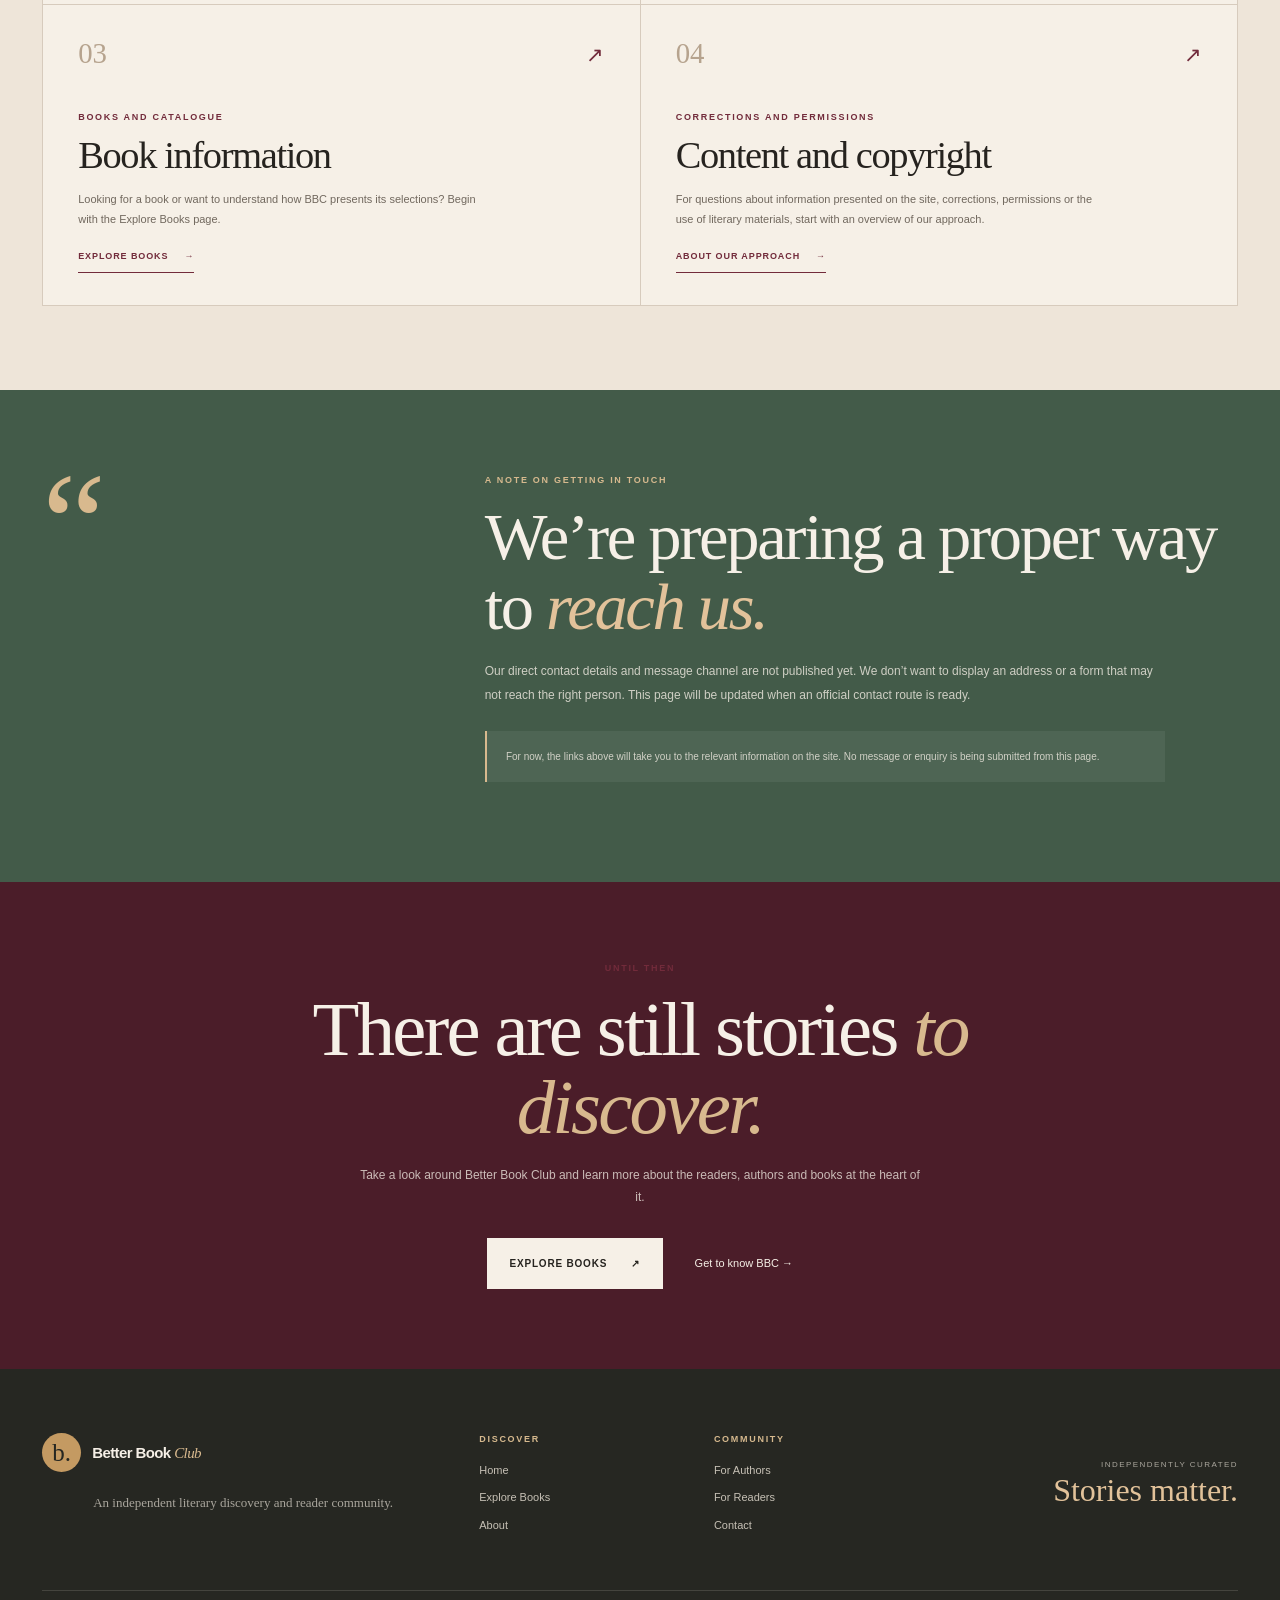
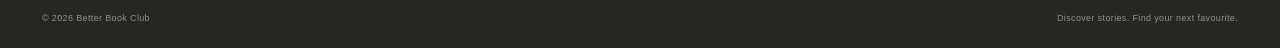
<file: pages/contact.html>
<!DOCTYPE html>
<html lang="en">

<head>
  <meta charset="utf-8">
  <meta name="viewport" content="width=device-width, initial-scale=1">
  <title>Contact Better Book Club — Get in Touch</title>
  <meta name="description"
    content="Find the right route for general, author, reader, book information, and copyright enquiries to Better Book Club.">
  <meta property="og:type" content="website">
  <meta property="og:site_name" content="Better Book Club">
  <meta property="og:title" content="Contact Better Book Club">
  <meta property="og:description" content="Find the right route for your enquiry to Better Book Club.">
  <!-- TODO: add og:image once the original BBC logo/share image is supplied. -->
  <link rel="stylesheet" href="https://cdn.jsdelivr.net/npm/bootstrap@5.3.3/dist/css/bootstrap.min.css">
  <link rel="stylesheet" href="../assets/css/bbc.css">
</head>

<body>
  <a class="skip-link" href="#main">Skip to main content</a>
  <header class="site-header">
    <nav class="navbar navbar-expand-lg" aria-label="Main navigation">
      <div class="container">
        <a class="navbar-brand" href="../index.html" aria-label="Better Book Club home">
          <!-- Replace this text mark with the supplied original BBC logo when available. -->
          <span class="brand-mark" aria-hidden="true">b.</span>
          <span class="brand-name">Better Book <i>Club</i></span>
        </a>
        <button class="navbar-toggler" type="button" data-bs-toggle="collapse" data-bs-target="#main-menu"
          aria-controls="main-menu" aria-expanded="false" aria-label="Show or hide the menu">
          <span class="navbar-toggler-icon"></span>
        </button>
        <div class="collapse navbar-collapse" id="main-menu">
          <ul class="navbar-nav ms-auto">
            <li class="nav-item"><a class="nav-link" href="../index.html">Home</a></li>
            <li class="nav-item"><a class="nav-link" href="explore.html">Explore Books</a></li>
            <li class="nav-item"><a class="nav-link" href="authors.html">For Authors</a></li>
            <li class="nav-item"><a class="nav-link" href="readers.html">For Readers</a></li>
            <li class="nav-item"><a class="nav-link" href="about.html">About</a></li>
            <li class="nav-item"><a class="nav-link nav-contact" href="contact.html" aria-current="page">Contact <span
                  aria-hidden="true">↗</span></a></li>
          </ul>
        </div>
      </div>
    </nav>
  </header>

  <main id="main">
    <section class="contact-hero">
      <div class="contact-hero-shade"></div>
      <div class="container contact-hero-content">
        <p class="eyebrow eyebrow-light">A note to Better Book Club</p>
        <h1>Every good<br><em>conversation</em><br>starts somewhere.</h1>
        <p>Questions about a book, an author enquiry, or something else on your mind? Find the route that best fits what
          you’d like to discuss.</p>
        <a class="contact-hero-link" href="#enquiries">Find the right enquiry <span aria-hidden="true">↓</span></a>
      </div>
      <span class="contact-hero-index">BETTER BOOK CLUB · CONTACT</span>
    </section>

    <section class="contact-intro-section">
      <div class="container contact-intro-grid">
        <div>
          <p class="eyebrow">Let's begin</p>
          <span class="contact-intro-mark" aria-hidden="true">✳</span>
        </div>
        <div>
          <h2>Tell us what brings you <em>here.</em></h2>
          <p class="contact-intro-lead">We want it to be easy to find the right place for your question.</p>
          <p>Choose the topic that most closely matches your enquiry below. These routes help clarify the kind of
            conversation you have in mind; they are not separate application or submission forms.</p>
        </div>
      </div>
    </section>

    <section class="contact-enquiries-section" id="enquiries">
      <div class="container">
        <div class="contact-section-heading">
          <p class="eyebrow">What would you like to talk about?</p>
          <h2>Choose your <em>conversation.</em></h2>
          <p>Start with the topic that feels closest to your question.</p>
        </div>
        <div class="contact-enquiry-grid">
          <a class="contact-enquiry-card" href="authors.html">
            <span class="contact-enquiry-number">01</span>
            <span class="contact-enquiry-arrow" aria-hidden="true">↗</span>
            <div>
              <p class="eyebrow">For writers and publishers</p>
              <h3>Author enquiries</h3>
              <p>Learn how Better Book Club discovers and considers books, and what to know before submitting a title
                when submissions open.</p>
            </div>
            <span class="contact-card-link">Visit For Authors <span aria-hidden="true">→</span></span>
          </a>
          <a class="contact-enquiry-card" href="readers.html">
            <span class="contact-enquiry-number">02</span>
            <span class="contact-enquiry-arrow" aria-hidden="true">↗</span>
            <div>
              <p class="eyebrow">For the reading community</p>
              <h3>Reader opportunities</h3>
              <p>Explore the reader community and learn about planned opportunities, including Founding Readers, beta
                reading and ARC participation.</p>
            </div>
            <span class="contact-card-link">Visit For Readers <span aria-hidden="true">→</span></span>
          </a>
          <a class="contact-enquiry-card" href="explore.html">
            <span class="contact-enquiry-number">03</span>
            <span class="contact-enquiry-arrow" aria-hidden="true">↗</span>
            <div>
              <p class="eyebrow">Books and catalogue</p>
              <h3>Book information</h3>
              <p>Looking for a book or want to understand how BBC presents its selections? Begin with the Explore Books
                page.</p>
            </div>
            <span class="contact-card-link">Explore Books <span aria-hidden="true">→</span></span>
          </a>
          <a class="contact-enquiry-card" href="about.html">
            <span class="contact-enquiry-number">04</span>
            <span class="contact-enquiry-arrow" aria-hidden="true">↗</span>
            <div>
              <p class="eyebrow">Corrections and permissions</p>
              <h3>Content and copyright</h3>
              <p>For questions about information presented on the site, corrections, permissions or the use of literary
                materials, start with an overview of our approach.</p>
            </div>
            <span class="contact-card-link">About our approach <span aria-hidden="true">→</span></span>
          </a>
        </div>
      </div>
    </section>

    <section class="contact-note-section">
      <div class="container contact-note-grid">
        <div class="contact-note-symbol" aria-hidden="true">“</div>
        <div>
          <p class="eyebrow eyebrow-light">A note on getting in touch</p>
          <h2>We’re preparing a proper way to <em>reach us.</em></h2>
          <p>Our direct contact details and message channel are not published yet. We don’t want to display an address
            or a form that may not reach the right person. This page will be updated when an official contact route is
            ready.</p>
          <p class="contact-note-small">For now, the links above will take you to the relevant information on the site.
            No message or enquiry is being submitted from this page.</p>
        </div>
      </div>
    </section>

    <section class="contact-closing-section">
      <div class="container contact-closing-inner">
        <p class="eyebrow">Until then</p>
        <h2>There are still stories <em>to discover.</em></h2>
        <p>Take a look around Better Book Club and learn more about the readers, authors and books at the heart of it.
        </p>
        <div class="contact-closing-actions">
          <a class="btn-cream" href="explore.html">Explore Books <span aria-hidden="true">↗</span></a>
          <a class="contact-closing-link" href="about.html">Get to know BBC <span aria-hidden="true">→</span></a>
        </div>
      </div>
    </section>
  </main>

  <footer class="site-footer">
    <div class="container">
      <div class="footer-main">
        <div class="footer-brand">
          <a class="footer-logo" href="../index.html"><span class="brand-mark">b.</span><span>Better Book
              <i>Club</i></span></a>
          <p>An independent literary discovery and reader community.</p>
        </div>
        <div class="footer-links">
          <p class="eyebrow eyebrow-light">Discover</p><a href="../index.html">Home</a><a href="explore.html">Explore
            Books</a><a href="about.html">About</a>
        </div>
        <div class="footer-links">
          <p class="eyebrow eyebrow-light">Community</p><a href="authors.html">For Authors</a><a href="readers.html">For
            Readers</a><a href="contact.html" aria-current="page">Contact</a>
        </div>
        <div class="footer-signoff"><span>INDEPENDENTLY CURATED</span><strong>Stories matter.</strong></div>
      </div>
      <div class="footer-bottom"><span>© <span id="footer-year">2026</span> Better Book Club</span><span>Discover
          stories. Find your next favourite.</span></div>
    </div>
  </footer>
  <script src="https://cdn.jsdelivr.net/npm/bootstrap@5.3.3/dist/js/bootstrap.bundle.min.js"></script>
  <script src="../assets/js/main.js"></script>
</body>

</html>
</file>
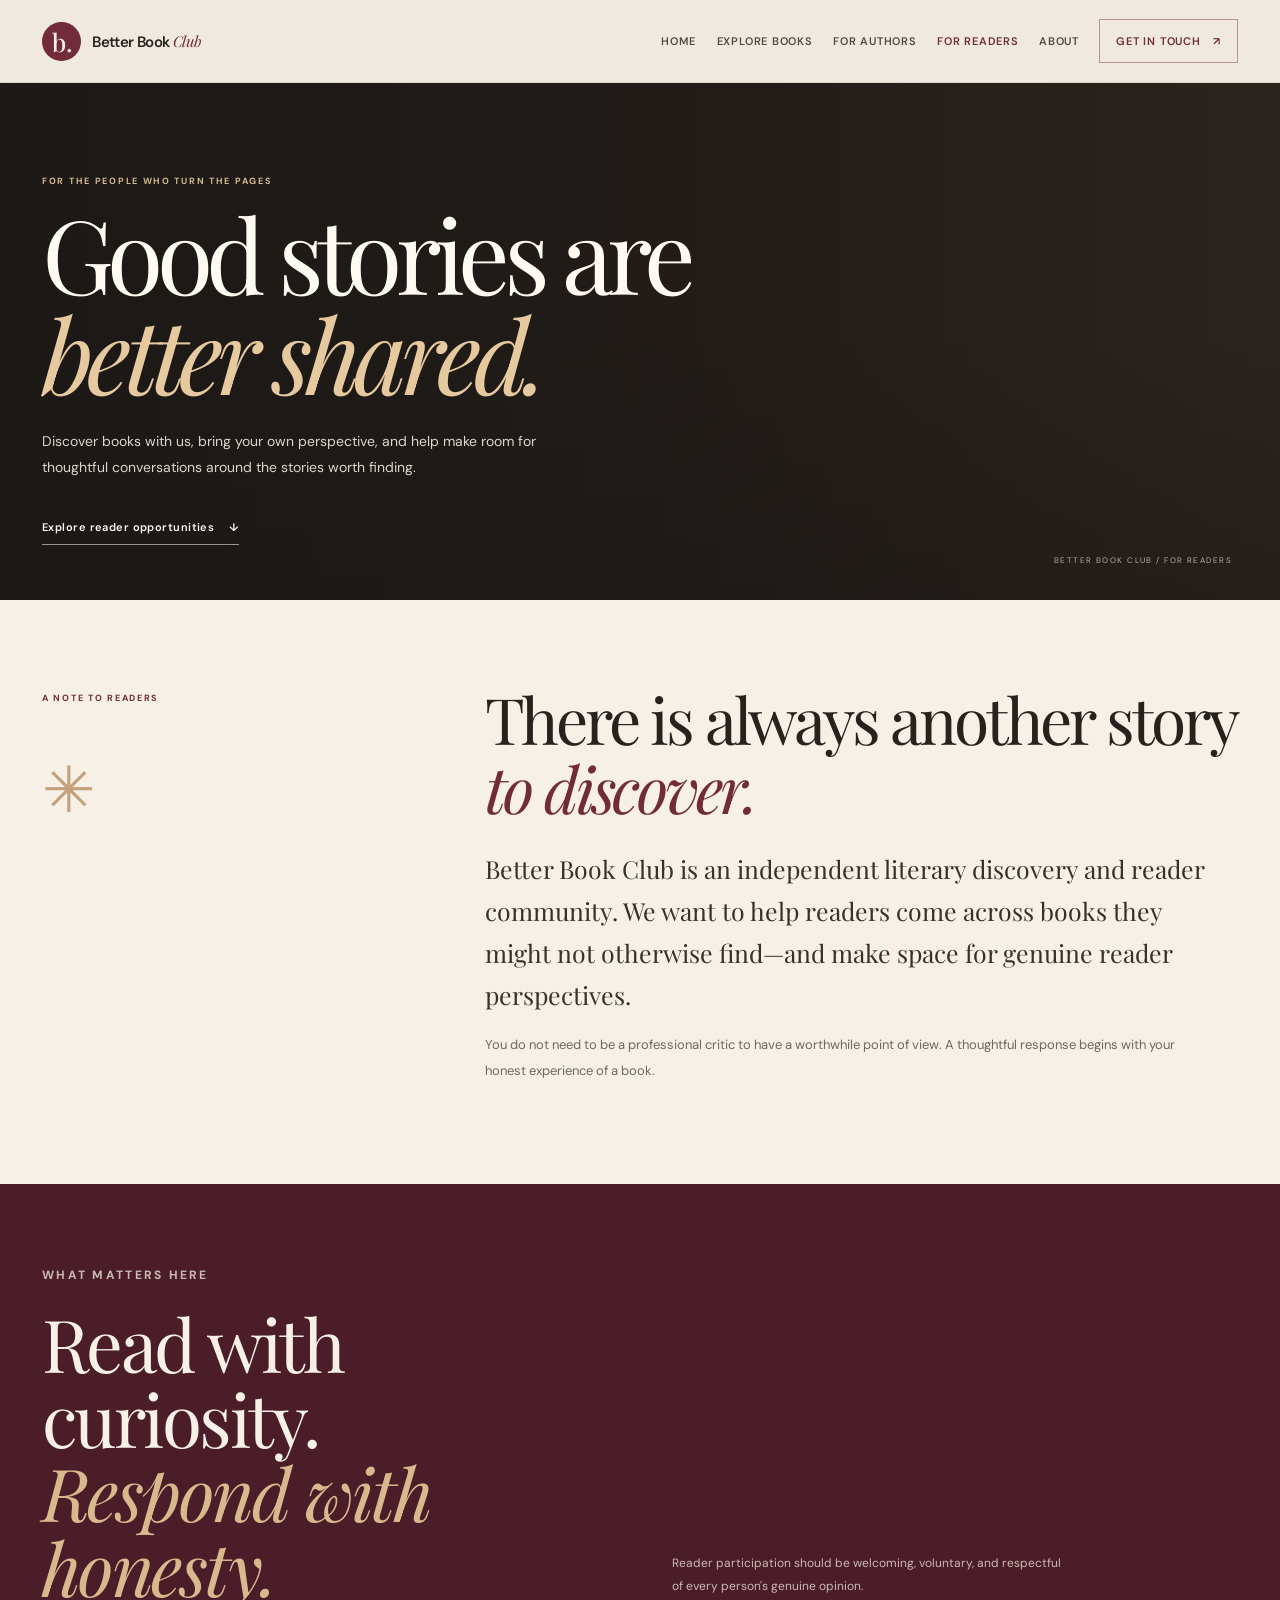
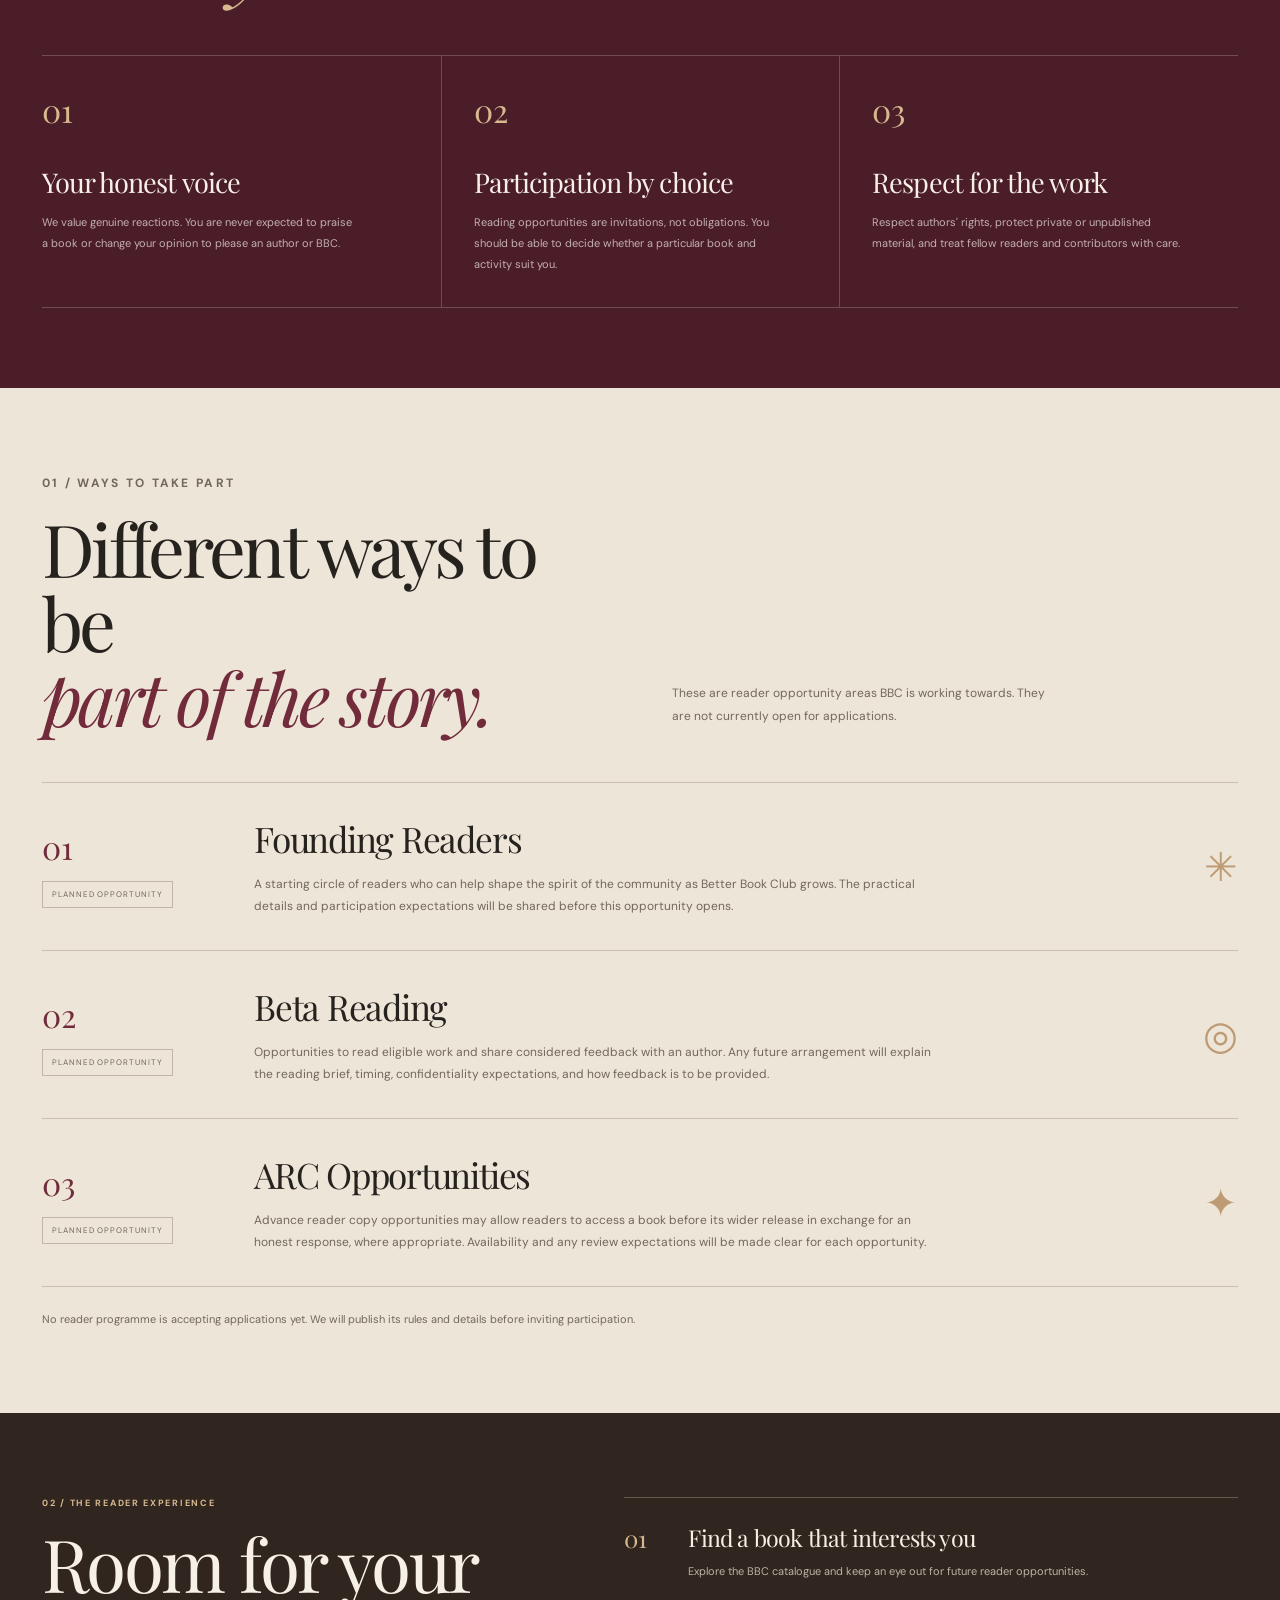
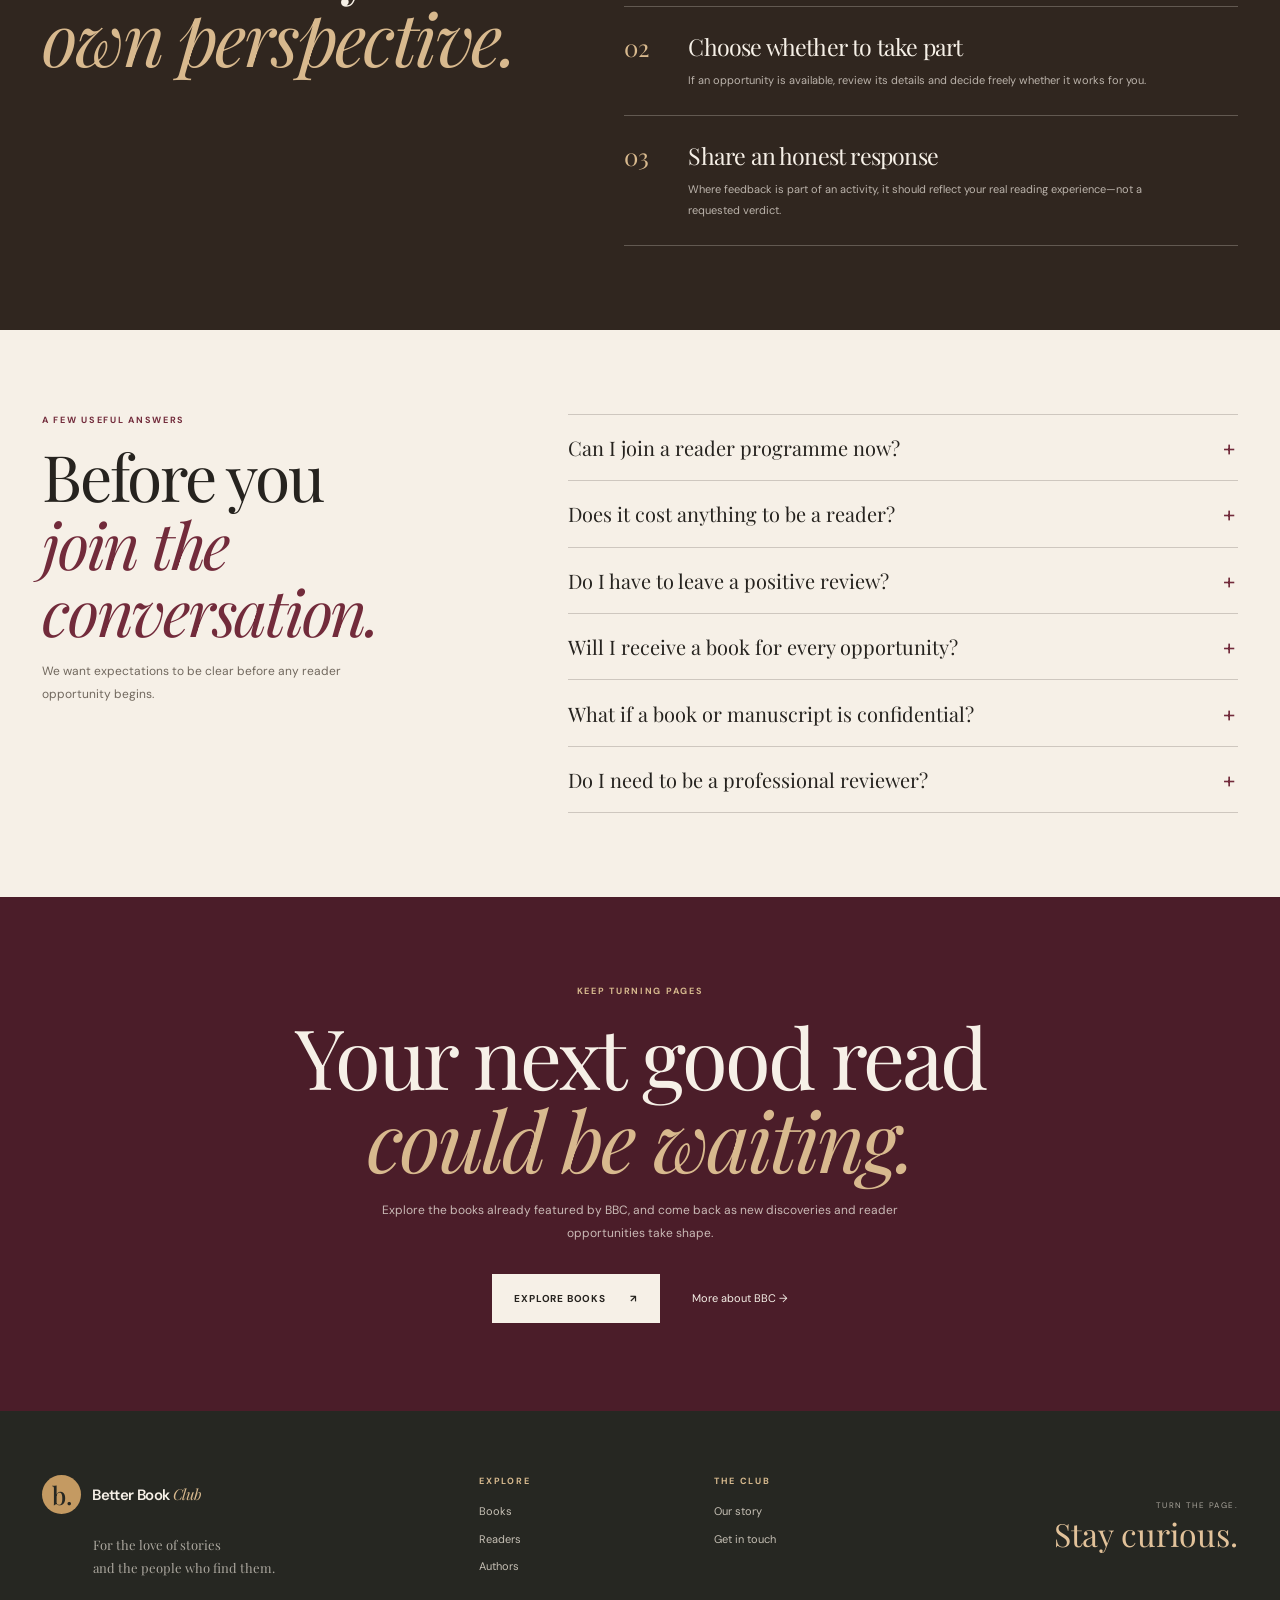
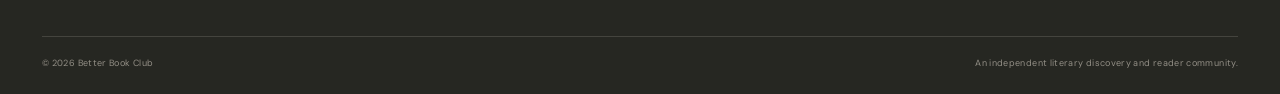
<file: pages/readers.html>
<!DOCTYPE html>
<html lang="en">
<head>
  <meta charset="utf-8">
  <meta name="viewport" content="width=device-width, initial-scale=1">
  <title>For Readers - Better Book Club</title>
  <meta name="description" content="Discover how readers may take part in Better Book Club's literary community and future reading opportunities.">
  <meta property="og:type" content="website">
  <meta property="og:site_name" content="Better Book Club">
  <meta property="og:title" content="For Readers - Better Book Club">
  <meta property="og:description" content="Thoughtful book discovery and genuine reader perspectives with Better Book Club.">
  <link rel="preconnect" href="https://fonts.googleapis.com">
  <link rel="preconnect" href="https://fonts.gstatic.com" crossorigin>
  <link href="https://fonts.googleapis.com/css2?family=DM+Sans:wght@400;500;600;700&family=Playfair+Display:wght@400;500;600;700&display=swap" rel="stylesheet">
  <link rel="stylesheet" href="https://cdn.jsdelivr.net/npm/bootstrap@5.3.3/dist/css/bootstrap.min.css">
  <link rel="stylesheet" href="../assets/css/bbc.css">
</head>
<body class="readers-page">
  <a class="skip-link" href="#main">Skip to main content</a>

  <header class="site-header">
    <nav class="navbar navbar-expand-lg" aria-label="Main navigation">
      <div class="container">
        <a class="navbar-brand" href="../index.html" aria-label="Better Book Club home">
          <span class="brand-mark" aria-hidden="true">b.</span>
          <span class="brand-name">Better Book <i>Club</i></span>
        </a>
        <button class="navbar-toggler" type="button" data-bs-toggle="collapse" data-bs-target="#main-menu"
                aria-controls="main-menu" aria-expanded="false" aria-label="Show or hide the menu">
          <span class="navbar-toggler-icon"></span>
        </button>
        <div class="collapse navbar-collapse" id="main-menu">
          <ul class="navbar-nav ms-auto align-items-lg-center">
            <li class="nav-item"><a class="nav-link" href="../index.html">Home</a></li>
            <li class="nav-item"><a class="nav-link" href="explore.html">Explore Books</a></li>
            <li class="nav-item"><a class="nav-link" href="authors.html">For Authors</a></li>
            <li class="nav-item"><a class="nav-link" href="readers.html" aria-current="page">For Readers</a></li>
            <li class="nav-item"><a class="nav-link" href="about.html">About</a></li>
            <li class="nav-item"><a class="nav-link nav-contact" href="contact.html">Get in touch <span aria-hidden="true">↗</span></a></li>
          </ul>
        </div>
      </div>
    </nav>
  </header>

  <main id="main">
    <section class="readers-hero" aria-labelledby="readers-title">
      <div class="readers-hero-shade"></div>
      <div class="container readers-hero-content">
        <p class="eyebrow eyebrow-light reveal">For the people who turn the pages</p>
        <h1 id="readers-title" class="reveal">Good stories are<br><em>better shared.</em></h1>
        <p class="reveal">Discover books with us, bring your own perspective, and help make room for thoughtful conversations around the stories worth finding.</p>
        <a class="text-link-light reveal" href="#reader-opportunities">Explore reader opportunities <span aria-hidden="true">↓</span></a>
      </div>
      <span class="readers-hero-index">BETTER BOOK CLUB / FOR READERS</span>
    </section>

    <section class="readers-intro-section">
      <div class="container readers-intro-grid">
        <div class="readers-intro-label reveal">
          <p class="eyebrow">A note to readers</p>
          <span class="readers-ornament" aria-hidden="true">✳</span>
        </div>
        <div class="readers-intro-copy reveal">
          <h2>There is always another story <em>to discover.</em></h2>
          <p class="readers-lead">Better Book Club is an independent literary discovery and reader community. We want to help readers come across books they might not otherwise find—and make space for genuine reader perspectives.</p>
          <p>You do not need to be a professional critic to have a worthwhile point of view. A thoughtful response begins with your honest experience of a book.</p>
        </div>
      </div>
    </section>

    <section class="readers-values-section">
      <div class="container">
        <div class="readers-section-heading reveal">
          <p class="eyebrow eyebrow-light">What matters here</p>
          <h2>Read with curiosity.<br><em>Respond with honesty.</em></h2>
          <p>Reader participation should be welcoming, voluntary, and respectful of every person's genuine opinion.</p>
        </div>
        <div class="readers-values-grid">
          <article class="readers-value-card reveal">
            <span class="readers-card-number">01</span>
            <h3>Your honest voice</h3>
            <p>We value genuine reactions. You are never expected to praise a book or change your opinion to please an author or BBC.</p>
          </article>
          <article class="readers-value-card reveal">
            <span class="readers-card-number">02</span>
            <h3>Participation by choice</h3>
            <p>Reading opportunities are invitations, not obligations. You should be able to decide whether a particular book and activity suit you.</p>
          </article>
          <article class="readers-value-card reveal">
            <span class="readers-card-number">03</span>
            <h3>Respect for the work</h3>
            <p>Respect authors' rights, protect private or unpublished material, and treat fellow readers and contributors with care.</p>
          </article>
        </div>
      </div>
    </section>

    <section class="readers-opportunities-section" id="reader-opportunities">
      <div class="container">
        <div class="readers-opportunities-heading reveal">
          <p class="eyebrow">01 / Ways to take part</p>
          <h2>Different ways to be<br><em>part of the story.</em></h2>
          <p>These are reader opportunity areas BBC is working towards. They are not currently open for applications.</p>
        </div>
        <div class="readers-opportunities-list">
          <article class="readers-opportunity reveal">
            <div class="readers-opportunity-top"><span class="readers-opportunity-number">01</span><span class="readers-status">Planned opportunity</span></div>
            <div class="readers-opportunity-body">
              <h3>Founding Readers</h3>
              <p>A starting circle of readers who can help shape the spirit of the community as Better Book Club grows. The practical details and participation expectations will be shared before this opportunity opens.</p>
            </div>
            <span class="readers-opportunity-symbol" aria-hidden="true">✳</span>
          </article>
          <article class="readers-opportunity reveal">
            <div class="readers-opportunity-top"><span class="readers-opportunity-number">02</span><span class="readers-status">Planned opportunity</span></div>
            <div class="readers-opportunity-body">
              <h3>Beta Reading</h3>
              <p>Opportunities to read eligible work and share considered feedback with an author. Any future arrangement will explain the reading brief, timing, confidentiality expectations, and how feedback is to be provided.</p>
            </div>
            <span class="readers-opportunity-symbol" aria-hidden="true">◎</span>
          </article>
          <article class="readers-opportunity reveal">
            <div class="readers-opportunity-top"><span class="readers-opportunity-number">03</span><span class="readers-status">Planned opportunity</span></div>
            <div class="readers-opportunity-body">
              <h3>ARC Opportunities</h3>
              <p>Advance reader copy opportunities may allow readers to access a book before its wider release in exchange for an honest response, where appropriate. Availability and any review expectations will be made clear for each opportunity.</p>
            </div>
            <span class="readers-opportunity-symbol" aria-hidden="true">✦</span>
          </article>
        </div>
        <p class="readers-opportunities-note">No reader programme is accepting applications yet. We will publish its rules and details before inviting participation.</p>
      </div>
    </section>

    <section class="readers-experience-section">
      <div class="container readers-experience-grid">
        <div class="readers-experience-heading reveal">
          <p class="eyebrow eyebrow-light">02 / The reader experience</p>
          <h2>Room for your<br><em>own perspective.</em></h2>
        </div>
        <div class="readers-experience-steps">
          <article class="readers-experience-step reveal">
            <span>01</span>
            <div><h3>Find a book that interests you</h3><p>Explore the BBC catalogue and keep an eye out for future reader opportunities.</p></div>
          </article>
          <article class="readers-experience-step reveal">
            <span>02</span>
            <div><h3>Choose whether to take part</h3><p>If an opportunity is available, review its details and decide freely whether it works for you.</p></div>
          </article>
          <article class="readers-experience-step reveal">
            <span>03</span>
            <div><h3>Share an honest response</h3><p>Where feedback is part of an activity, it should reflect your real reading experience—not a requested verdict.</p></div>
          </article>
        </div>
      </div>
    </section>

    <section class="readers-faq-section">
      <div class="container readers-faq-grid">
        <div class="readers-faq-heading reveal">
          <p class="eyebrow">A few useful answers</p>
          <h2>Before you<br><em>join the conversation.</em></h2>
          <p>We want expectations to be clear before any reader opportunity begins.</p>
        </div>
        <div class="readers-faq-list reveal">
          <details>
            <summary>Can I join a reader programme now?</summary>
            <p>Not yet. Founding Readers, Beta Reading, and ARC opportunities are planned, but their operating details are still being prepared. There is no reader application form open at present.</p>
          </details>
          <details>
            <summary>Does it cost anything to be a reader?</summary>
            <p>Reader participation is free. Any specific opportunity will explain what is involved before you decide whether to take part.</p>
          </details>
          <details>
            <summary>Do I have to leave a positive review?</summary>
            <p>No. BBC values honest opinions and does not require positive reviews, favourable ratings, or a particular response.</p>
          </details>
          <details>
            <summary>Will I receive a book for every opportunity?</summary>
            <p>We cannot promise a book or a match for every reader. Availability will depend on the details of each future opportunity.</p>
          </details>
          <details>
            <summary>What if a book or manuscript is confidential?</summary>
            <p>Any opportunity involving unpublished or private material will need clear confidentiality expectations. Readers should not share or distribute material without permission.</p>
          </details>
          <details>
            <summary>Do I need to be a professional reviewer?</summary>
            <p>No professional-reviewer status is promised or required by the current reader programme outline. What matters is respectful, genuine participation and following the rules of the specific opportunity.</p>
          </details>
        </div>
      </div>
    </section>

    <section class="readers-closing-section">
      <div class="container readers-closing-inner reveal">
        <p class="eyebrow eyebrow-light">Keep turning pages</p>
        <h2>Your next good read<br><em>could be waiting.</em></h2>
        <p>Explore the books already featured by BBC, and come back as new discoveries and reader opportunities take shape.</p>
        <div class="readers-closing-actions">
          <a class="btn btn-cream" href="explore.html">Explore books <span aria-hidden="true">↗</span></a>
          <a class="readers-closing-link" href="about.html">More about BBC <span aria-hidden="true">→</span></a>
        </div>
      </div>
    </section>
  </main>

  <footer class="site-footer">
    <div class="container">
      <div class="footer-main">
        <div class="footer-brand"><a class="footer-logo" href="../index.html"><span class="brand-mark" aria-hidden="true">b.</span><span>Better Book <i>Club</i></span></a><p>For the love of stories<br>and the people who find them.</p></div>
        <div class="footer-links"><span class="eyebrow eyebrow-light">Explore</span><a href="explore.html">Books</a><a href="readers.html" aria-current="page">Readers</a><a href="authors.html">Authors</a></div>
        <div class="footer-links"><span class="eyebrow eyebrow-light">The club</span><a href="about.html">Our story</a><a href="contact.html">Get in touch</a></div>
        <div class="footer-signoff"><span>TURN THE PAGE.</span><strong>Stay curious.</strong></div>
      </div>
      <div class="footer-bottom"><span>© <span id="footer-year">2026</span> Better Book Club</span><span>An independent literary discovery and reader community.</span></div>
    </div>
  </footer>

  <script src="https://cdn.jsdelivr.net/npm/bootstrap@5.3.3/dist/js/bootstrap.bundle.min.js"></script>
  <script src="../assets/js/main.js"></script>
</body>
</html>
</file>
<file: assets/css/bbc.css>
/* Better Book Club — immersive editorial homepage */
:root {
  --ink: #26231f;
  --paper: #f6f0e7;
  --paper-deep: #eee4d7;
  --wine: #722b3b;
  --wine-dark: #4b1d29;
  --moss: #435b49;
  --sage: #aeb6a0;
  --gold: #c49a62;
  --muted: #82796f;
  --serif: "Playfair Display", Georgia, serif;
  --sans: "DM Sans", Arial, sans-serif;
  --bs-body-font-family: var(--sans);
  --bs-body-color: var(--ink);
  --bs-body-bg: var(--paper);
  --bs-link-color: var(--wine);
}
* { box-sizing: border-box; }
html { scroll-behavior: smooth; }
body { margin: 0; background: var(--paper); color: var(--ink); font-family: var(--sans); font-size: 15px; line-height: 1.7; -webkit-font-smoothing: antialiased; }
a { color: inherit; text-decoration: none; }
h1,h2,h3,p { margin-top: 0; }
h1,h2,h3 { font-family: var(--serif); font-weight: 400; letter-spacing: -.035em; }
em { font-weight: 400; }
.container { max-width: 1220px; }
.skip-link { position: absolute; z-index: 3000; top: 0; left: -9999px; padding: .8rem 1rem; color: white; background: var(--wine); }
.skip-link:focus { left: 0; }

/* Navigation */
.site-header { position: absolute; z-index: 20; top: 0; left: 0; width: 100%; background: rgba(246,240,231,.97); border-bottom: 1px solid rgba(38,35,31,.09); }
.site-header .navbar { min-height: 82px; padding: .7rem 0; }
.navbar-brand,.footer-logo { display: inline-flex; align-items: center; gap: .7rem; color: var(--ink); }
.brand-mark { display: inline-grid; place-items: center; width: 39px; height: 39px; border-radius: 50%; color: var(--paper); background: var(--wine); font: 500 25px var(--serif); line-height: 1; }
.brand-name,.footer-logo > span:last-child { font: 600 15px var(--sans); letter-spacing: -.04em; }
.brand-name i,.footer-logo i { color: var(--wine); font-family: var(--serif); font-weight: 400; }
.site-header .navbar-nav { gap: clamp(.5rem,1.6vw,1.7rem); }
.site-header .nav-link { color: #514b44; font-size: 11px; font-weight: 600; letter-spacing: .07em; text-transform: uppercase; padding: .6rem 0 !important; transition: color .25s ease; }
.site-header .nav-link:hover,.site-header .nav-link[aria-current=page] { color: var(--wine); }
.site-header .nav-contact { padding: .72rem 1rem !important; border: 1px solid rgba(114,43,59,.45); color: var(--wine); }
.site-header .nav-contact span { padding-left: .55rem; }
.navbar-toggler { border: 1px solid rgba(38,35,31,.25); border-radius: 0; }
.navbar-toggler:focus { box-shadow: 0 0 0 3px rgba(114,43,59,.15); }

/* Cinematic hero */
.hero { min-height: 740px; height: min(850px, 100svh); position: relative; display: flex; align-items: center; overflow: hidden; color: #fffaf1; background: #30261f; }
.hero-image,.hero-shade { position: absolute; inset: 0; }
.hero-image { background-image: url("https://images.unsplash.com/photo-1743300873236-39e755465c7a?auto=format&fit=crop&fm=jpg&q=85&w=2400"); background-size: cover; background-position: center 54%; transform: scale(1.025); animation: hero-settle 1.5s ease-out both; }
.hero-shade { background: linear-gradient(90deg, rgba(24,22,20,.82) 0%, rgba(24,22,20,.64) 42%, rgba(24,22,20,.13) 100%), linear-gradient(0deg, rgba(24,22,20,.45), transparent 35%); }
.hero-content { position: relative; z-index: 2; padding-top: 90px; }
.eyebrow { margin: 0 0 1rem; color: var(--wine); font: 700 9px/1.4 var(--sans); letter-spacing: .19em; text-transform: uppercase; }
.eyebrow-light { color: #d6b98e; }
.hero h1 { max-width: 820px; margin: 0 0 1.5rem; font-size: clamp(4rem,8.5vw,7.6rem); line-height: .99; letter-spacing: -.065em; text-wrap: balance; }
.hero h1 em { color: #e7c99f; }
.hero-copy { max-width: 470px; margin-bottom: 2rem; color: rgba(255,250,241,.83); font-size: 15px; line-height: 1.9; }
.hero-actions { display: flex; align-items: center; flex-wrap: wrap; gap: 1.7rem; }
.btn-cream,.btn-outline-cream { display: inline-flex; align-items: center; gap: 1.5rem; padding: 1rem 1.35rem; border: 1px solid var(--paper); border-radius: 0; background: var(--paper); color: var(--ink); font-size: 10px; font-weight: 700; letter-spacing: .08em; text-transform: uppercase; transition: background .25s,color .25s,transform .25s; }
.btn-cream:hover { transform: translateY(-3px); background: white; color: var(--wine); }
.text-link-light { display: inline-flex; gap: .9rem; align-items: center; color: #fffaf1; font-size: 11px; font-weight: 600; letter-spacing: .04em; border-bottom: 1px solid rgba(255,250,241,.55); padding: .5rem 0; transition: gap .25s ease,color .25s; }
.text-link-light:hover { gap: 1.25rem; color: #e7c99f; }
.hero-note { display: flex; align-items: center; gap: .8rem; margin-top: 5rem; color: rgba(255,250,241,.7); font-size: 9px; letter-spacing: .14em; text-transform: uppercase; }
.hero-note-line { display: inline-block; width: 42px; height: 1px; background: var(--gold); }
.hero-scroll { position: absolute; z-index: 2; right: max(calc((100vw - 1220px)/2), 28px); bottom: 42px; display: flex; align-items: center; gap: 1rem; color: rgba(255,250,241,.78); font-size: 8px; letter-spacing: .18em; writing-mode: vertical-rl; }
.hero-scroll span { color: #e7c99f; font-size: 16px; }

/* Editorial statement */
.intro-band { padding: 5.2rem 0 5rem; background: var(--paper); }
.intro-band-inner { position: relative; display: flex; align-items: center; justify-content: space-between; gap: 2rem; }
.intro-band .eyebrow { min-width: 150px; margin: 0; }
.intro-band p { margin: 0; font: 400 clamp(2rem,4.2vw,3.8rem)/1.18 var(--serif); letter-spacing: -.045em; }
.intro-band p em { color: var(--wine); }
.intro-side-note { color: var(--muted); font-size: 8px; line-height: 1.8; letter-spacing: .16em; text-align: right; }

/* Featured books */
.section { padding: 7rem 0; }
.featured-section { background: #eee5d9; }
.section-heading { display: flex; justify-content: space-between; align-items: end; gap: 3rem; margin-bottom: 3.2rem; }
.section-heading h2,.simple-heading h2 { margin: 0; font-size: clamp(3rem,5.3vw,5.2rem); line-height: 1.04; }
.section-heading h2 em,.simple-heading h2 em { color: var(--wine); }
.section-heading-copy { max-width: 300px; margin: 0 0 .5rem; color: #746b61; font-size: 13px; line-height: 1.9; }
.collection-empty { min-height: 330px; display: grid; grid-template-columns: 1fr 1fr; background: var(--paper); overflow: hidden; }
.collection-empty-art { min-height: 330px; position: relative; display: flex; align-items: center; justify-content: center; gap: 12px; background: var(--moss); overflow: hidden; }
.collection-empty-art:before,.collection-empty-art:after { content: ""; position: absolute; width: 340px; height: 340px; border: 1px solid rgba(255,255,255,.13); border-radius: 50%; }
.collection-empty-art:after { width: 440px; height: 440px; }
.book-shape { position: relative; z-index: 1; display: block; width: 60px; height: 175px; border-radius: 2px 5px 5px 2px; box-shadow: 8px 8px 18px rgba(0,0,0,.15); transform: rotate(-7deg); }
.book-shape:after { content: ""; position: absolute; top: 0; bottom: 0; left: 7px; border-left: 1px solid rgba(255,255,255,.4); }
.book-shape-one { height: 145px; background: #d5b68d; transform: rotate(-11deg) translateY(8px); }
.book-shape-two { height: 200px; background: #7c3544; transform: rotate(2deg); }
.book-shape-three { height: 166px; background: #d8d0bd; transform: rotate(10deg) translateY(5px); }
.sparkle { position: absolute; color: #e4c18f; font-size: 24px; }
.sparkle-one { top: 18%; left: 19%; }.sparkle-two { bottom: 16%; right: 17%; font-size: 15px; }
.collection-empty-copy { align-self: center; padding: clamp(2rem,5vw,5rem); }
.collection-empty-copy h3 { margin: 0 0 1rem; font-size: clamp(2.3rem,4vw,3.6rem); line-height: 1.08; }
.collection-empty-copy > p:not(.eyebrow) { max-width: 390px; color: #756d64; font-size: 12px; line-height: 1.9; }
.underlined-link { display: inline-flex; gap: 1rem; margin-top: 1rem; padding-bottom: .5rem; border-bottom: 1px solid var(--wine); color: var(--wine); font-size: 10px; font-weight: 700; letter-spacing: .07em; text-transform: uppercase; }

/* Photo + manifesto */
.editorial-section { display: grid; grid-template-columns: 1.08fr .92fr; min-height: 600px; background: var(--wine-dark); color: var(--paper); }
.editorial-photo { min-height: 600px; background-image: url("https://images.unsplash.com/photo-1756037020659-6f9d3418f6b6?auto=format&fit=crop&fm=jpg&q=80&w=1800"); background-size: cover; background-position: center; }
.editorial-copy { position: relative; align-self: center; max-width: 640px; padding: 5rem clamp(3rem,7vw,7rem); }
.editorial-copy h2 { margin: 0 0 1.5rem; font-size: clamp(3.2rem,5.3vw,5.7rem); line-height: 1.04; }
.editorial-copy h2 em { color: #d8b98e; }
.editorial-copy > p:not(.eyebrow) { max-width: 420px; margin-bottom: 1.8rem; color: rgba(246,240,231,.75); font-size: 13px; line-height: 2; }
.editorial-index { position: absolute; right: 2rem; bottom: 1.6rem; color: rgba(246,240,231,.4); font-size: 8px; letter-spacing: .16em; }

/* Worth discovering */
.worth-section { background: var(--paper); }
.simple-heading { max-width: 720px; margin: 0 auto 3.5rem; text-align: center; }
.simple-heading > p:last-child { max-width: 440px; margin: 1.3rem auto 0; color: #776e64; font-size: 13px; }
.coming-strip { display: grid; grid-template-columns: 80px 1fr 50px; align-items: center; gap: 2rem; max-width: 900px; margin: auto; padding: 2rem 2.4rem; border-top: 1px solid #d8cfc2; border-bottom: 1px solid #d8cfc2; }
.coming-number { color: #c9bba9; font: 400 42px var(--serif); }
.coming-strip .eyebrow { margin-bottom: .4rem; }
.coming-strip h3 { margin: 0 0 .4rem; font-size: 1.8rem; }
.coming-strip p:not(.eyebrow) { color: #7b7268; font-size: 11px; }
.coming-star { color: var(--wine); font-size: 29px; }

/* Reader and author paths */
.community-section { padding: 7rem 0 7.5rem; background: var(--moss); color: var(--paper); }
.community-heading { display: flex; justify-content: space-between; align-items: end; margin-bottom: 3rem; }
.community-heading h2 { margin: 0; font-size: clamp(3rem,5vw,5rem); line-height: 1; }
.community-heading h2 em { color: #d7b98f; }
.community-heading .eyebrow { align-self: start; padding-top: .7rem; }
.community-grid { display: grid; grid-template-columns: 1fr 1fr; gap: 1.25rem; }
.community-card { min-height: 390px; display: flex; flex-direction: column; justify-content: space-between; padding: 2rem 2.3rem; color: var(--ink); background: #e8d9c7; transition: transform .35s ease,box-shadow .35s ease; }
.community-card:hover { transform: translateY(-7px); box-shadow: 0 20px 35px rgba(15,25,18,.17); }
.author-card { background: #d5d8c9; }
.community-card-top { display: flex; justify-content: space-between; color: #71685d; font-size: 8px; font-weight: 700; letter-spacing: .16em; }
.community-card-top span:last-child { color: var(--wine); font-size: 20px; }
.community-card h3 { margin: 0 0 1rem; font-size: clamp(2.7rem,4vw,4rem); line-height: .99; }
.community-card p { max-width: 390px; margin-bottom: 1.4rem; color: #6f665c; font-size: 12px; line-height: 1.9; }
.community-link { display: inline-flex; gap: 1.2rem; align-items: center; padding-bottom: .55rem; border-bottom: 1px solid var(--wine); color: var(--wine); font-size: 9px; font-weight: 700; letter-spacing: .1em; text-transform: uppercase; }

/* About and newsletter */
.about-section { padding: 8rem 0; background: var(--wine); color: var(--paper); }
.about-inner > h2 { max-width: 970px; margin: 0; font-size: clamp(3.3rem,6.5vw,6.5rem); line-height: 1.04; }
.about-inner > h2 em { color: #e2c29a; }
.about-bottom { display: flex; align-items: end; justify-content: space-between; gap: 3rem; margin-top: 3rem; padding-top: 2rem; border-top: 1px solid rgba(246,240,231,.25); }
.about-bottom p { max-width: 480px; margin: 0; color: rgba(246,240,231,.76); font-size: 13px; line-height: 2; }
.btn-outline-cream { flex: 0 0 auto; background: transparent; color: var(--paper); border-color: rgba(246,240,231,.6); }
.btn-outline-cream:hover { background: var(--paper); color: var(--wine); }
.newsletter-section { padding: 5.5rem 0; background: #e9dfd1; }
.newsletter-inner { display: grid; grid-template-columns: 1fr .7fr; align-items: center; gap: 4rem; }
.newsletter-inner h2 { margin: 0; font-size: clamp(3rem,5vw,5rem); line-height: 1.02; }
.newsletter-inner h2 em { color: var(--wine); }
.newsletter-copy p { max-width: 430px; color: #746b61; font-size: 13px; line-height: 2; }
.newsletter-status { display: inline-flex; align-items: center; gap: .65rem; color: var(--moss); font-size: 9px; font-weight: 700; letter-spacing: .1em; text-transform: uppercase; }
.newsletter-status span { width: 7px; height: 7px; border-radius: 50%; background: #78916f; box-shadow: 0 0 0 4px rgba(120,145,111,.15); }

/* Footer */
.site-footer { padding: 4rem 0 1.4rem; background: #262722; color: var(--paper); }
.footer-main { display: grid; grid-template-columns: 1.4fr .7fr .7fr 1fr; gap: 2rem; padding-bottom: 3.5rem; }
.footer-logo { color: var(--paper); }
.footer-logo .brand-mark { background: var(--gold); color: #262722; }
.footer-logo i { color: #d8b98e; }
.footer-brand p { margin: 1.2rem 0 0 3.2rem; color: #aaa69d; font: 400 13px/1.8 var(--serif); }
.footer-links { display: flex; flex-direction: column; align-items: flex-start; gap: .55rem; }
.footer-links .eyebrow { margin-bottom: .4rem; }
.footer-links a { color: #c6c0b5; font-size: 11px; transition: color .2s; }
.footer-links a:hover { color: #e2c29a; }
.footer-signoff { align-self: center; text-align: right; }
.footer-signoff span { display: block; color: #aaa69d; font-size: 8px; letter-spacing: .18em; }
.footer-signoff strong { display: block; color: #e2c29a; font: 400 2rem var(--serif); }
.footer-bottom { display: flex; justify-content: space-between; gap: 1rem; padding-top: 1.2rem; border-top: 1px solid rgba(246,240,231,.14); color: #938f86; font-size: 9px; letter-spacing: .04em; }

/* Motion — restrained and disabled for reduced-motion preferences */
.reveal { opacity: 0; transform: translateY(22px); transition: opacity .8s ease,transform .8s cubic-bezier(.2,.7,.2,1); }
.reveal.is-visible { opacity: 1; transform: translateY(0); }
.hero .reveal:nth-child(2) { transition-delay: .1s; }.hero .reveal:nth-child(3) { transition-delay: .2s; }.hero .reveal:nth-child(4) { transition-delay: .3s; }
@keyframes hero-settle { from { transform: scale(1.08); } to { transform: scale(1.025); } }
:focus-visible { outline: 3px solid var(--gold); outline-offset: 4px; }
@media (prefers-reduced-motion: reduce) {
  html { scroll-behavior: auto; }
  *,*::before,*::after { animation-duration: .01ms !important; animation-iteration-count: 1 !important; transition-duration: .01ms !important; }
  .reveal { opacity: 1; transform: none; }
}
@media (max-width: 991.98px) {
  .site-header .navbar-collapse { padding: .7rem 0 1rem; }
  .site-header .navbar-nav { align-items: flex-start !important; gap: .2rem; }
  .site-header .nav-contact { margin-top: .5rem; }
  .hero { min-height: 700px; height: 88svh; }
  .hero h1 { font-size: clamp(3.8rem,10vw,6.5rem); }
  .intro-band-inner { flex-wrap: wrap; }
  .intro-band .eyebrow { flex-basis: 100%; }
  .editorial-section { grid-template-columns: 1fr 1fr; }
  .editorial-copy { padding: 3rem 2.5rem; }
  .editorial-copy h2 { font-size: clamp(2.7rem,5vw,4.2rem); }
  .footer-main { grid-template-columns: 1.2fr .7fr .7fr; }
  .footer-signoff { grid-column: 1/-1; text-align: left; }
}
@media (max-width: 767.98px) {
  .site-header .navbar { min-height: 70px; }
  .hero { min-height: 700px; height: 92svh; }
  .hero-image { background-position: 58% center; }
  .hero-shade { background: linear-gradient(90deg,rgba(24,22,20,.83),rgba(24,22,20,.42)),linear-gradient(0deg,rgba(24,22,20,.4),transparent 45%); }
  .hero-content { padding-top: 85px; }
  .hero h1 { font-size: clamp(3.4rem,12vw,5.5rem); }
  .hero-copy { max-width: 390px; }
  .hero-note { margin-top: 3.5rem; }
  .hero-scroll { right: 18px; bottom: 25px; }
  .intro-band { padding: 3.5rem 0; }
  .intro-band-inner { display: block; }
  .intro-band .eyebrow { margin-bottom: 1.2rem; }
  .intro-side-note { display: block; margin-top: 1.5rem; text-align: left; }
  .section { padding: 4.5rem 0; }
  .section-heading { display: block; }
  .section-heading-copy { margin-top: 1.4rem; }
  .collection-empty { grid-template-columns: 1fr; }
  .collection-empty-art { min-height: 250px; }
  .collection-empty-copy { padding: 2.4rem; }
  .editorial-section { grid-template-columns: 1fr; }
  .editorial-photo { min-height: 360px; }
  .editorial-copy { padding: 4rem 1.5rem 5rem; }
  .editorial-copy h2 { font-size: clamp(3.1rem,10vw,4.5rem); }
  .community-section { padding: 4.5rem 0; }
  .community-heading { display: block; }
  .community-heading .eyebrow { margin-bottom: 1.3rem; }
  .community-grid { grid-template-columns: 1fr; }
  .community-card { min-height: 340px; padding: 1.6rem; }
  .about-section { padding: 5rem 0; }
  .about-bottom { display: block; }
  .about-bottom .btn { margin-top: 1.5rem; }
  .newsletter-inner { grid-template-columns: 1fr; gap: 1.8rem; }
  .newsletter-section { padding: 4rem 0; }
  .footer-main { grid-template-columns: 1fr 1fr; row-gap: 2.5rem; }
  .footer-brand { grid-column: 1/-1; }
  .footer-signoff { grid-column: 1/-1; }
}
@media (max-width: 420px) {
  .hero h1 { font-size: 3.2rem; }
  .hero-actions { align-items: flex-start; flex-direction: column; gap: .8rem; }
  .coming-strip { grid-template-columns: 45px 1fr; gap: 1rem; padding: 1.5rem 0; }
  .coming-number { font-size: 32px; }
  .coming-star { display: none; }
  .footer-bottom { flex-direction: column; }
}


/* About page — immersive editorial story */
.about-hero { min-height: 690px; position: relative; display: flex; align-items: center; overflow: hidden; color: #fffaf1; background: #30261f url("https://images.unsplash.com/photo-1756037020659-6f9d3418f6b6?auto=format&fit=crop&fm=jpg&q=85&w=2200") center 48%/cover no-repeat; }
.about-hero-shade { position: absolute; inset: 0; background: linear-gradient(90deg,rgba(24,22,20,.83),rgba(24,22,20,.48) 58%,rgba(24,22,20,.18)),linear-gradient(0deg,rgba(24,22,20,.35),transparent 40%); }
.about-hero-content { position: relative; z-index: 1; padding-top: 125px; }
.about-hero h1 { max-width: 900px; margin: 0 0 1.5rem; font-size: clamp(4rem,8vw,7.4rem); line-height: .98; letter-spacing: -.065em; }
.about-hero h1 em { color: #e7c99f; }
.about-hero-content > p:not(.eyebrow) { max-width: 460px; margin-bottom: 1.7rem; color: rgba(255,250,241,.82); font-size: 14px; line-height: 1.9; }
.about-hero-index { position: absolute; right: 3rem; bottom: 2rem; color: rgba(255,250,241,.65); font-size: 8px; letter-spacing: .18em; }
.about-intro-section { padding: 8rem 0 8.5rem; background: var(--paper); }
.about-intro-grid { display: grid; grid-template-columns: .65fr 1.35fr; gap: 5rem; }
.about-intro-label { display: flex; flex-direction: column; justify-content: space-between; align-items: flex-start; }
.about-ornament { color: var(--wine); font-size: 4rem; line-height: 1; }
.about-intro-copy h2 { max-width: 820px; margin: 0 0 2rem; font-size: clamp(2.9rem,5.5vw,5.4rem); line-height: 1.06; }
.about-intro-copy h2 em { color: var(--wine); }
.about-intro-copy p { max-width: 690px; color: #756c62; font-size: 13px; line-height: 2; }
.about-intro-copy .about-lead { color: var(--ink); font: 400 clamp(1.1rem,1.8vw,1.4rem)/1.8 var(--serif); }
.about-belief-section { padding: 7.5rem 0; background: var(--moss); color: var(--paper); }
.about-belief-grid { display: grid; grid-template-columns: 1.2fr .8fr; align-items: center; gap: 7rem; }
.about-belief-copy h2 { margin: 0 0 1.6rem; font-size: clamp(3.5rem,6vw,6rem); line-height: 1; }
.about-belief-copy h2 em { color: #d7b98f; }
.about-belief-copy > p:last-child { max-width: 500px; margin: 0; color: rgba(246,240,231,.75); font-size: 13px; line-height: 2; }
.about-belief-aside { position: relative; padding: 2.4rem 0 1.4rem 2.4rem; border-left: 1px solid rgba(246,240,231,.32); }
.belief-quote-mark { display: block; color: #d7b98f; font: 400 5rem/.7 var(--serif); }
.about-belief-aside p { max-width: 390px; margin: 1.2rem 0 2rem; color: var(--paper); font: 400 clamp(1.6rem,2.7vw,2.35rem)/1.35 var(--serif); }
.belief-rule { display: block; width: 42px; height: 1px; margin-bottom: .8rem; background: #d7b98f; }
.belief-caption { color: #d7b98f; font-size: 8px; font-weight: 700; letter-spacing: .17em; }
.about-method-section { padding: 8rem 0; background: #eee5d9; }
.about-section-heading { max-width: 700px; margin-bottom: 4rem; }
.about-section-heading h2 { margin: 0 0 1.3rem; font-size: clamp(3.2rem,6vw,5.7rem); line-height: 1.02; }
.about-section-heading h2 em { color: var(--wine); }
.about-section-heading > p:last-child { max-width: 430px; margin: 0; color: #776e64; font-size: 13px; line-height: 1.9; }
.about-method-list { border-top: 1px solid #d2c6b8; }
.about-method-item { display: grid; grid-template-columns: 90px 1fr 40px; align-items: start; gap: 1.5rem; padding: 2.2rem .4rem; border-bottom: 1px solid #d2c6b8; }
.method-number { color: #b49a7c; font: 400 2.2rem var(--serif); }
.about-method-item h3 { margin: 0 0 .55rem; font-size: clamp(1.5rem,2.5vw,2.15rem); }
.about-method-item p { max-width: 690px; margin: 0; color: #756c62; font-size: 12px; line-height: 1.9; }
.method-symbol { justify-self: end; color: var(--wine); font-size: 1.35rem; }
.about-values-section { padding: 7.5rem 0 8rem; background: var(--wine-dark); color: var(--paper); }
.about-values-heading { display: flex; justify-content: space-between; align-items: flex-start; gap: 3rem; margin-bottom: 3.5rem; }
.about-values-heading h2 { margin: 0; font-size: clamp(3rem,5.5vw,5.3rem); line-height: 1.02; }
.about-values-heading h2 em { color: #e2c29a; }
.about-values-grid { display: grid; grid-template-columns: repeat(4,1fr); border-top: 1px solid rgba(246,240,231,.25); border-bottom: 1px solid rgba(246,240,231,.25); }
.about-value-card { min-height: 230px; padding: 1.6rem 1.4rem 1.7rem 0; }
.about-value-card + .about-value-card { padding-left: 1.4rem; border-left: 1px solid rgba(246,240,231,.2); }
.about-value-card > span { color: #d7b98f; font-size: 9px; letter-spacing: .15em; }
.about-value-card h3 { margin: 2rem 0 .7rem; color: var(--paper); font-size: 1.8rem; }
.about-value-card p { max-width: 230px; margin: 0; color: rgba(246,240,231,.68); font-size: 11px; line-height: 1.9; }
.about-community-section { padding: 8rem 0; background: #e6d9c9; }
.about-community-inner { text-align: center; }
.about-community-inner h2 { margin: 0 auto 1.5rem; font-size: clamp(3.1rem,6vw,5.8rem); line-height: 1.03; }
.about-community-inner h2 em { color: var(--wine); }
.about-community-inner > p:not(.eyebrow) { max-width: 570px; margin: 0 auto; color: #756c62; font-size: 13px; line-height: 2; }
.about-community-actions { display: flex; justify-content: center; align-items: center; flex-wrap: wrap; gap: 1.7rem; margin-top: 2.2rem; }
.about-community-actions .btn-cream { border-color: var(--wine); background: var(--wine); color: var(--paper); }
.about-community-actions .btn-cream:hover { background: var(--wine-dark); color: white; }
.about-secondary-link { padding-bottom: .45rem; border-bottom: 1px solid rgba(114,43,59,.45); color: var(--wine); font-size: 10px; font-weight: 700; letter-spacing: .09em; text-transform: uppercase; }
.about-secondary-link span { padding-left: .5rem; }
@media (max-width: 991.98px) {
  .about-intro-grid { grid-template-columns: .45fr 1.55fr; gap: 3rem; }
  .about-belief-grid { gap: 3rem; }
  .about-values-grid { grid-template-columns: repeat(2,1fr); }
  .about-value-card:nth-child(3) { border-left: 0; border-top: 1px solid rgba(246,240,231,.2); padding-left: 0; }
  .about-value-card:nth-child(4) { border-top: 1px solid rgba(246,240,231,.2); }
}
@media (max-width: 767.98px) {
  .about-hero { min-height: 650px; }
  .about-hero-content { padding-top: 120px; }
  .about-hero h1 { font-size: clamp(3.5rem,12vw,5.2rem); }
  .about-hero-index { right: 1.2rem; bottom: 1.2rem; }
  .about-intro-section,.about-method-section { padding: 5rem 0; }
  .about-intro-grid { grid-template-columns: 1fr; gap: 1.8rem; }
  .about-intro-label { flex-direction: row; align-items: center; }
  .about-ornament { font-size: 2.4rem; }
  .about-intro-copy h2 { font-size: clamp(2.8rem,10vw,4rem); }
  .about-belief-section,.about-values-section,.about-community-section { padding: 5rem 0; }
  .about-belief-grid { grid-template-columns: 1fr; gap: 3rem; }
  .about-belief-copy h2 { font-size: clamp(3.2rem,11vw,4.8rem); }
  .about-belief-aside { margin-left: .6rem; }
  .about-section-heading { margin-bottom: 2.5rem; }
  .about-method-item { grid-template-columns: 48px 1fr 22px; gap: .8rem; padding: 1.7rem 0; }
  .method-number { font-size: 1.7rem; }
  .about-method-item h3 { font-size: 1.5rem; }
  .about-values-heading { display: block; }
  .about-values-heading h2 { font-size: clamp(2.9rem,10vw,4.3rem); }
  .about-value-card { min-height: 210px; padding-right: .9rem; }
  .about-value-card + .about-value-card { padding-left: .9rem; }
  .about-value-card:nth-child(odd) { padding-left: 0; border-left: 0; }
  .about-value-card h3 { font-size: 1.55rem; }
  .about-community-actions { gap: 1rem 1.3rem; }
}
@media (max-width: 420px) {
  .about-hero h1 { font-size: 3.2rem; }
  .about-method-item { grid-template-columns: 36px 1fr; }
  .method-symbol { display: none; }
  .about-values-grid { grid-template-columns: 1fr 1fr; }
  .about-value-card { min-height: 195px; }
  .about-value-card h3 { margin-top: 1.3rem; }
  .about-community-actions { align-items: center; flex-direction: column; }
}


/* Explore Books — editorial catalogue */
.explore-hero { min-height: 660px; position: relative; display: flex; align-items: center; overflow: hidden; color: #fffaf1; background: #30261f url("https://images.unsplash.com/photo-1743300873236-39e755465c7a?auto=format&fit=crop&fm=jpg&q=85&w=2200") center 54%/cover no-repeat; }
.explore-hero-shade { position: absolute; inset: 0; background: linear-gradient(90deg,rgba(24,22,20,.84),rgba(24,22,20,.58) 52%,rgba(24,22,20,.2)),linear-gradient(0deg,rgba(24,22,20,.4),transparent 42%); }
.explore-hero-content { position: relative; z-index: 1; padding-top: 120px; }
.explore-hero h1 { max-width: 900px; margin: 0 0 1.5rem; font-size: clamp(4rem,8vw,7.2rem); line-height: .98; letter-spacing: -.065em; }
.explore-hero h1 em { color: #e7c99f; }
.explore-hero-content > p:not(.eyebrow) { max-width: 520px; margin-bottom: 1.8rem; color: rgba(255,250,241,.82); font-size: 14px; line-height: 1.9; }
.explore-hero-index { position: absolute; right: 3rem; bottom: 2rem; color: rgba(255,250,241,.65); font-size: 8px; letter-spacing: .18em; }
.explore-intro-band { padding: 4.4rem 0; background: var(--paper); }
.explore-intro-inner { display: flex; align-items: center; justify-content: space-between; gap: 2rem; }
.explore-intro-inner .eyebrow { min-width: 155px; margin: 0; }
.explore-intro-inner > p:nth-child(2) { margin: 0; font: 400 clamp(1.8rem,3.8vw,3.25rem)/1.2 var(--serif); letter-spacing: -.04em; }
.explore-intro-inner > p:nth-child(2) em { color: var(--wine); }
.explore-intro-aside { color: var(--muted); font-size: 8px; line-height: 1.8; letter-spacing: .16em; text-align: right; }
.explore-jump-nav { position: sticky; z-index: 10; top: 0; padding: 1.15rem 0; border-top: 1px solid rgba(38,35,31,.08); border-bottom: 1px solid rgba(38,35,31,.1); background: rgba(246,240,231,.96); backdrop-filter: blur(12px); }
.explore-jump-nav .container { display: flex; align-items: center; justify-content: space-between; gap: 1.5rem; }
.explore-jump-label { color: var(--muted); font-size: 8px; font-weight: 700; letter-spacing: .14em; text-transform: uppercase; white-space: nowrap; }
.explore-jump-links { display: flex; align-items: center; justify-content: flex-end; flex-wrap: wrap; gap: .6rem 1.5rem; }
.explore-jump-links a { color: #5c544b; font-size: 10px; font-weight: 600; transition: color .2s; }
.explore-jump-links a:hover { color: var(--wine); }
.explore-collections { background: var(--paper); }
.explore-collection { padding: 6.2rem 0; scroll-margin-top: 76px; }
.explore-collection-tint { background: #eee5d9; }
.explore-section-heading { display: flex; align-items: end; justify-content: space-between; gap: 3rem; margin-bottom: 2.5rem; }
.explore-section-heading .eyebrow { margin-bottom: .8rem; }
.explore-section-heading h2 { margin: 0; font-size: clamp(3rem,5.3vw,5rem); line-height: 1.02; }
.explore-section-heading h2 em { color: var(--wine); }
.explore-section-heading > p { max-width: 330px; margin: 0 0 .35rem; color: #776e64; font-size: 12px; line-height: 1.9; }
.explore-empty-state { display: grid; grid-template-columns: 70px 1fr 44px; align-items: center; gap: 1.8rem; min-height: 175px; padding: 2rem 2.2rem; border-top: 1px solid #d5cabb; border-bottom: 1px solid #d5cabb; }
.explore-empty-index { color: #b49a7c; font: 400 2.5rem var(--serif); }
.explore-empty-state .eyebrow { margin-bottom: .5rem; }
.explore-empty-state h3 { margin: 0 0 .55rem; font-size: clamp(1.6rem,2.8vw,2.25rem); }
.explore-empty-state p { max-width: 620px; margin: 0; color: #776e64; font-size: 12px; line-height: 1.85; }
.explore-empty-mark { color: var(--wine); font-size: 2rem; }
.explore-book-grid { display: grid; grid-template-columns: repeat(4,minmax(0,1fr)); gap: 1.5rem; }
.explore-book-card { min-width: 0; }
.explore-book-cover { display: block; width: 100%; aspect-ratio: 3/4; object-fit: cover; background: #e6dccf; }
.explore-book-card a { color: inherit; }
.explore-book-card a:hover .explore-book-title { color: var(--wine); }
.explore-book-meta { padding-top: 1rem; }
.explore-book-label { display: inline-block; margin-bottom: .6rem; color: var(--wine); font-size: 8px; font-weight: 700; letter-spacing: .13em; text-transform: uppercase; }
.explore-book-title { margin: 0 0 .3rem; font: 400 1.35rem/1.25 var(--serif); transition: color .2s; }
.explore-book-author { margin: 0 0 .55rem; color: #776e64; font-size: 11px; }
.explore-book-genre { display: inline-block; color: #776e64; font-size: 9px; letter-spacing: .06em; text-transform: uppercase; }
.explore-book-intro { margin: .65rem 0 0; color: #6f665c; font-size: 11px; line-height: 1.8; }
.explore-approach-section { padding: 6.5rem 0; background: var(--wine-dark); color: var(--paper); }
.explore-approach-inner { display: grid; grid-template-columns: 1fr .8fr; align-items: center; gap: 5rem; }
.explore-approach-inner h2 { margin: 0; font-size: clamp(3.2rem,5.8vw,5.6rem); line-height: 1.02; }
.explore-approach-inner h2 em { color: #d8b98e; }
.explore-approach-inner > div:last-child > p { max-width: 490px; margin: 0 0 1.5rem; color: rgba(246,240,231,.76); font-size: 12px; line-height: 2; }
@media (max-width: 991.98px) {
  .explore-jump-nav .container { align-items: flex-start; flex-direction: column; gap: .8rem; }
  .explore-jump-links { justify-content: flex-start; }
  .explore-book-grid { grid-template-columns: repeat(3,minmax(0,1fr)); }
  .explore-approach-inner { gap: 3rem; }
}
@media (max-width: 767.98px) {
  .explore-hero { min-height: 640px; }
  .explore-hero-content { padding-top: 115px; }
  .explore-hero h1 { font-size: clamp(3.5rem,12vw,5.2rem); }
  .explore-hero-index { right: 1.2rem; bottom: 1.2rem; }
  .explore-intro-band { padding: 3.5rem 0; }
  .explore-intro-inner { display: block; }
  .explore-intro-inner .eyebrow { margin-bottom: 1.1rem; }
  .explore-intro-aside { display: block; margin-top: 1.2rem; text-align: left; }
  .explore-collection { padding: 4.5rem 0; }
  .explore-section-heading { display: block; margin-bottom: 1.8rem; }
  .explore-section-heading > p { margin-top: 1rem; }
  .explore-empty-state { grid-template-columns: 42px 1fr; gap: 1rem; padding: 1.5rem .2rem; }
  .explore-empty-index { font-size: 1.8rem; }
  .explore-empty-mark { display: none; }
  .explore-book-grid { grid-template-columns: repeat(2,minmax(0,1fr)); gap: 1.2rem; }
  .explore-approach-section { padding: 4.5rem 0; }
  .explore-approach-inner { grid-template-columns: 1fr; gap: 1.8rem; }
}
@media (max-width: 420px) {
  .explore-hero h1 { font-size: 3.15rem; }
  .explore-jump-links { gap: .7rem 1rem; }
  .explore-jump-links a { font-size: 9px; }
  .explore-section-heading h2 { font-size: 2.8rem; }
  .explore-empty-state { grid-template-columns: 32px 1fr; }
  .explore-book-grid { gap: .9rem; }
  .explore-book-title { font-size: 1.15rem; }
}


/* For Authors — editorial introduction and transparent participation guide */
.authors-hero { min-height: 600px; position: relative; display: flex; align-items: center; overflow: hidden; color: #fffaf1; background: #30261f url("https://images.unsplash.com/photo-1756037020659-6f9d3418f6b6?auto=format&fit=crop&fm=jpg&q=85&w=2200") center 48%/cover no-repeat; }
.authors-hero-shade { position: absolute; inset: 0; background: linear-gradient(90deg,rgba(24,22,20,.86),rgba(24,22,20,.62) 53%,rgba(24,22,20,.18)),linear-gradient(0deg,rgba(24,22,20,.36),transparent 44%); }
.authors-hero-content { position: relative; z-index: 1; padding-top: 120px; }
.authors-hero h1 { max-width: 950px; margin: 0 0 1.5rem; font-size: clamp(4rem,8vw,7.2rem); line-height: .98; letter-spacing: -.065em; }
.authors-hero h1 em { color: #e7c99f; }
.authors-hero-content > p:not(.eyebrow) { max-width: 540px; margin-bottom: 1.8rem; color: rgba(255,250,241,.84); font-size: 14px; line-height: 1.9; }
.authors-hero-index { position: absolute; right: 3rem; bottom: 2rem; color: rgba(255,250,241,.65); font-size: 8px; letter-spacing: .18em; }
.authors-intro-section { padding: 5.25rem 0; background: var(--paper); }
.authors-intro-grid { display: grid; grid-template-columns: .65fr 1.35fr; gap: 5rem; }
.authors-intro-label .eyebrow { margin: .5rem 0 2rem; }
.authors-ornament { color: #c3a17b; font-size: 4rem; }
.authors-intro-copy h2 { max-width: 790px; margin: 0 0 1.6rem; font-size: clamp(2.7rem,5vw,5rem); line-height: 1.08; letter-spacing: -.05em; }
.authors-intro-copy h2 em { color: var(--wine); }
.authors-intro-copy p { max-width: 730px; color: #71685e; font-size: 13px; line-height: 2; }
.authors-intro-copy .authors-lead { color: #37312b; font: 400 clamp(1.2rem,2vw,1.55rem)/1.7 var(--serif); }
.authors-principles-section { padding: 5rem 0; color: var(--paper); background: var(--wine-dark); }
.authors-section-heading { display: grid; grid-template-columns: 1fr 1fr; align-items: end; gap: 1.2rem 4rem; margin-bottom: 3.2rem; }
.authors-section-heading .eyebrow { grid-column: 1/-1; margin: 0; }
.authors-section-heading h2 { margin: 0; font-size: clamp(3rem,5.7vw,5.5rem); line-height: 1.02; }
.authors-section-heading h2 em { color: #d8b98e; }
.authors-section-heading > p { max-width: 390px; margin: 0 0 .4rem; color: rgba(246,240,231,.74); font-size: 12px; line-height: 1.9; }
.authors-principles-grid { display: grid; grid-template-columns: repeat(3,1fr); border-top: 1px solid rgba(246,240,231,.22); border-bottom: 1px solid rgba(246,240,231,.22); }
.authors-principle-card { min-height: 250px; padding: 2rem 2rem 2rem 0; }
.authors-principle-card + .authors-principle-card { padding-left: 2rem; border-left: 1px solid rgba(246,240,231,.22); }
.authors-card-number { color: #d8b98e; font: 400 2rem var(--serif); }
.authors-principle-card h3 { margin: 2rem 0 .8rem; font: 400 1.7rem var(--serif); }
.authors-principle-card p { max-width: 310px; margin: 0; color: rgba(246,240,231,.7); font-size: 11px; line-height: 1.9; }
.authors-process-section { padding: 5.25rem 0; background: #eee5d9; }
.authors-process-heading { display: grid; grid-template-columns: 1fr 1fr; align-items: end; gap: 1rem 4rem; margin-bottom: 3rem; }
.authors-process-heading .eyebrow { grid-column: 1/-1; margin: 0; }
.authors-process-heading h2 { margin: 0; font-size: clamp(3rem,5.6vw,5.3rem); line-height: 1.02; }
.authors-process-heading h2 em { color: var(--wine); }
.authors-process-heading > p { max-width: 390px; margin: 0 0 .4rem; color: #776e64; font-size: 12px; line-height: 1.9; }
.authors-process-item { display: grid; grid-template-columns: 70px 1fr 45px; align-items: center; gap: 1.8rem; min-height: 150px; padding: 1.6rem 0; border-top: 1px solid #d2c6b7; }
.authors-process-item:last-child { border-bottom: 1px solid #d2c6b7; }
.authors-process-number { color: #b49a7c; font: 400 2.3rem var(--serif); }
.authors-process-item h3 { margin: 0 0 .5rem; font: 400 1.8rem var(--serif); }
.authors-process-item p { max-width: 700px; margin: 0; color: #776e64; font-size: 12px; line-height: 1.85; }
.authors-process-symbol { color: var(--wine); font-size: 1.7rem; text-align: right; }
.authors-submission-section { padding: 5.25rem 0; color: var(--paper); background: #392b35; }
.authors-submission-grid { display: grid; grid-template-columns: 1.15fr .85fr; align-items: center; gap: 6rem; }
.authors-submission-copy h2 { margin: 0 0 1.5rem; font-size: clamp(3.2rem,6vw,5.8rem); line-height: 1.02; }
.authors-submission-copy h2 em { color: #d8b98e; }
.authors-submission-copy > p:not(.eyebrow) { max-width: 570px; color: rgba(246,240,231,.78); font-size: 13px; line-height: 1.95; }
.authors-submission-copy .authors-submission-note { margin-top: 1.5rem; padding: 1rem 1.2rem; border-left: 2px solid #d8b98e; background: rgba(255,255,255,.06); font-size: 11px; }
.authors-submission-aside { padding: 2.5rem; border: 1px solid rgba(246,240,231,.26); }
.authors-aside-mark { color: #d8b98e; font: 400 5rem/.7 var(--serif); }
.authors-submission-aside h3 { margin: 1.7rem 0 1rem; font: 400 clamp(1.8rem,3vw,2.6rem)/1.2 var(--serif); }
.authors-submission-aside p { color: rgba(246,240,231,.7); font-size: 11px; line-height: 1.9; }
.authors-aside-rule { display: block; width: 50px; height: 1px; margin: 2rem 0 1rem; background: #d8b98e; }
.authors-aside-caption { color: #d8b98e; font-size: 8px; letter-spacing: .16em; }
.authors-trust-section { padding: 5.25rem 0; background: var(--paper); }
.authors-trust-grid { display: grid; grid-template-columns: .85fr 1.15fr; gap: 5rem; }
.authors-trust-heading h2 { margin: 0; font-size: clamp(3rem,5.4vw,5.2rem); line-height: 1.03; }
.authors-trust-heading h2 em { color: var(--wine); }
.authors-trust-copy p { margin: 0 0 1.25rem; color: #71685e; font-size: 13px; line-height: 2; }
.authors-faq-section { padding: 5.25rem 0; background: #eee5d9; }
.authors-faq-grid { display: grid; grid-template-columns: .8fr 1.2fr; gap: 5rem; }
.authors-faq-heading h2 { margin: 0 0 1rem; font-size: clamp(3rem,5vw,4.8rem); line-height: 1.04; }
.authors-faq-heading h2 em { color: var(--wine); }
.authors-faq-heading > p:last-child { max-width: 310px; color: #776e64; font-size: 12px; line-height: 1.9; }
.authors-faq-list details { border-top: 1px solid #d2c6b7; }
.authors-faq-list details:last-child { border-bottom: 1px solid #d2c6b7; }
.authors-faq-list summary { position: relative; padding: 1.35rem 2.5rem 1.35rem 0; color: #342d28; font: 400 1.3rem var(--serif); cursor: pointer; list-style: none; }
.authors-faq-list summary::-webkit-details-marker { display: none; }
.authors-faq-list summary::after { content: "+"; position: absolute; right: .3rem; top: 1.1rem; color: var(--wine); font: 400 1.5rem var(--sans); }
.authors-faq-list details[open] summary::after { content: "−"; }
.authors-faq-list details p { max-width: 650px; margin: 0; padding: 0 2rem 1.4rem 0; color: #776e64; font-size: 12px; line-height: 1.9; }
.authors-closing-section { padding: 5.25rem 0; color: var(--paper); background: var(--wine-dark); text-align: center; }
.authors-closing-inner { max-width: 900px; }
.authors-closing-inner h2 { margin: 0 0 1.2rem; font-size: clamp(3.2rem,6.5vw,6rem); line-height: 1.02; }
.authors-closing-inner h2 em { color: #d8b98e; }
.authors-closing-inner > p:not(.eyebrow) { max-width: 600px; margin: 0 auto 2rem; color: rgba(246,240,231,.75); font-size: 12px; line-height: 1.9; }
.authors-closing-actions { display: flex; align-items: center; justify-content: center; gap: 2rem; }
.authors-closing-link { color: var(--paper); font-size: 11px; }
.authors-closing-link:hover { color: #d8b98e; }
@media (max-width: 991.98px) {
  .authors-intro-grid,.authors-trust-grid { gap: 3rem; }
  .authors-submission-grid { gap: 3rem; }
  .authors-faq-grid { gap: 3rem; }
}
@media (max-width: 767.98px) {
  .authors-hero { min-height: 540px; }
  .authors-hero-content { padding-top: 115px; }
  .authors-hero h1 { font-size: clamp(3.5rem,12vw,5.2rem); }
  .authors-hero-index { right: 1.2rem; bottom: 1.2rem; }
  .authors-intro-section,.authors-process-section,.authors-trust-section,.authors-faq-section { padding: 3.5rem 0; }
  .authors-intro-grid,.authors-trust-grid,.authors-faq-grid { grid-template-columns: 1fr; gap: 1.6rem; }
  .authors-ornament { display: none; }
  .authors-principles-section,.authors-submission-section,.authors-closing-section { padding: 3.5rem 0; }
  .authors-section-heading,.authors-process-heading { grid-template-columns: 1fr; gap: 1rem; }
  .authors-section-heading .eyebrow,.authors-process-heading .eyebrow { grid-column: auto; }
  .authors-principles-grid { grid-template-columns: 1fr; }
  .authors-principle-card,.authors-principle-card + .authors-principle-card { min-height: 0; padding: 1.6rem 0; border-left: 0; }
  .authors-principle-card + .authors-principle-card { border-top: 1px solid rgba(246,240,231,.22); }
  .authors-principle-card h3 { margin-top: 1rem; }
  .authors-process-item { grid-template-columns: 42px 1fr; gap: 1rem; }
  .authors-process-number { font-size: 1.8rem; }
  .authors-process-symbol { display: none; }
  .authors-submission-grid { grid-template-columns: 1fr; gap: 2rem; }
  .authors-submission-aside { padding: 1.8rem; }
  .authors-closing-actions { align-items: center; flex-direction: column; gap: 1.2rem; }
}
@media (max-width: 420px) {
  .authors-hero h1 { font-size: 3.1rem; }
  .authors-process-item h3 { font-size: 1.5rem; }
  .authors-faq-list summary { font-size: 1.15rem; }
}


/* For Readers — literary discovery and future reader opportunities */
.readers-hero { min-height: 600px; position: relative; display: flex; align-items: center; overflow: hidden; color: #fffaf1; background: #30261f url("https://images.unsplash.com/photo-1743300873236-39e755465c7a?auto=format&fit=crop&fm=jpg&q=85&w=2200") center 54%/cover no-repeat; }
.readers-hero-shade { position: absolute; inset: 0; background: linear-gradient(90deg,rgba(24,22,20,.86),rgba(24,22,20,.62) 53%,rgba(24,22,20,.18)),linear-gradient(0deg,rgba(24,22,20,.36),transparent 44%); }
.readers-hero-content { position: relative; z-index: 1; padding-top: 120px; }
.readers-hero h1 { max-width: 950px; margin: 0 0 1.5rem; font-size: clamp(4rem,8vw,7.2rem); line-height: .98; letter-spacing: -.065em; }
.readers-hero h1 em { color: #e7c99f; }
.readers-hero-content > p:not(.eyebrow) { max-width: 540px; margin-bottom: 1.8rem; color: rgba(255,250,241,.84); font-size: 14px; line-height: 1.9; }
.readers-hero-index { position: absolute; right: 3rem; bottom: 2rem; color: rgba(255,250,241,.65); font-size: 8px; letter-spacing: .18em; }
.readers-intro-section { padding: 5.25rem 0; background: var(--paper); }
.readers-intro-grid { display: grid; grid-template-columns: .65fr 1.35fr; gap: 5rem; }
.readers-intro-label .eyebrow { margin: .5rem 0 2rem; }
.readers-ornament { color: #c3a17b; font-size: 4rem; }
.readers-intro-copy h2 { max-width: 790px; margin: 0 0 1.6rem; font-size: clamp(2.7rem,5vw,5rem); line-height: 1.08; letter-spacing: -.05em; }
.readers-intro-copy h2 em { color: var(--wine); }
.readers-intro-copy p { max-width: 730px; color: #71685e; font-size: 13px; line-height: 2; }
.readers-intro-copy .readers-lead { color: #37312b; font: 400 clamp(1.2rem,2vw,1.55rem)/1.7 var(--serif); }
.readers-values-section { padding: 5rem 0; color: var(--paper); background: var(--wine-dark); }
.readers-section-heading { display: grid; grid-template-columns: 1fr 1fr; align-items: end; gap: 1.2rem 4rem; margin-bottom: 3.2rem; }
.readers-section-heading .eyebrow { grid-column: 1/-1; margin: 0; }
.readers-section-heading h2 { margin: 0; font-size: clamp(3rem,5.7vw,5.5rem); line-height: 1.02; }
.readers-section-heading h2 em { color: #d8b98e; }
.readers-section-heading > p { max-width: 390px; margin: 0 0 .4rem; color: rgba(246,240,231,.74); font-size: 12px; line-height: 1.9; }
.readers-values-grid { display: grid; grid-template-columns: repeat(3,1fr); border-top: 1px solid rgba(246,240,231,.22); border-bottom: 1px solid rgba(246,240,231,.22); }
.readers-value-card { min-height: 250px; padding: 2rem 2rem 2rem 0; }
.readers-value-card + .readers-value-card { padding-left: 2rem; border-left: 1px solid rgba(246,240,231,.22); }
.readers-card-number { color: #d8b98e; font: 400 2rem var(--serif); }
.readers-value-card h3 { margin: 2rem 0 .8rem; font: 400 1.7rem var(--serif); }
.readers-value-card p { max-width: 310px; margin: 0; color: rgba(246,240,231,.7); font-size: 11px; line-height: 1.9; }
.readers-opportunities-section { padding: 5.25rem 0; background: #eee5d9; }
.readers-opportunities-heading { display: grid; grid-template-columns: 1fr 1fr; align-items: end; gap: 1rem 4rem; margin-bottom: 3rem; }
.readers-opportunities-heading .eyebrow { grid-column: 1/-1; margin: 0; }
.readers-opportunities-heading h2 { margin: 0; font-size: clamp(3rem,5.7vw,5.5rem); line-height: 1.02; letter-spacing: -.05em; }
.readers-opportunities-heading h2 em { color: var(--wine); }
.readers-opportunities-heading > p { max-width: 390px; margin: 0 0 .4rem; color: #71685e; font-size: 12px; line-height: 1.9; }
.readers-opportunity { display: grid; grid-template-columns: 180px 1fr 55px; gap: 2rem; align-items: center; padding: 2rem 0; border-top: 1px solid rgba(48,38,31,.2); }
.readers-opportunity:last-child { border-bottom: 1px solid rgba(48,38,31,.2); }
.readers-opportunity-top { display: flex; flex-direction: column; gap: .8rem; align-items: flex-start; }
.readers-opportunity-number { color: var(--wine); font: 400 2rem var(--serif); }
.readers-status { display: inline-block; padding: .35rem .55rem; border: 1px solid rgba(112,94,77,.35); color: #71685e; font-size: 8px; letter-spacing: .12em; text-transform: uppercase; }
.readers-opportunity-body h3 { margin: 0 0 .65rem; font: 400 clamp(1.6rem,3vw,2.2rem) var(--serif); }
.readers-opportunity-body p { max-width: 680px; margin: 0; color: #71685e; font-size: 12px; line-height: 1.9; }
.readers-opportunity-symbol { color: #bd9b75; font-size: 2.5rem; text-align: right; }
.readers-opportunities-note { margin: 1.4rem 0 0; color: #71685e; font-size: 11px; line-height: 1.8; }
.readers-experience-section { padding: 5.25rem 0; color: var(--paper); background: #30261f; }
.readers-experience-grid { display: grid; grid-template-columns: .9fr 1.1fr; gap: 5rem; }
.readers-experience-heading h2 { margin: 0; font-size: clamp(3rem,5.7vw,5.5rem); line-height: 1.02; }
.readers-experience-heading h2 em { color: #d8b98e; }
.readers-experience-steps { border-top: 1px solid rgba(246,240,231,.25); }
.readers-experience-step { display: grid; grid-template-columns: 45px 1fr; gap: 1.2rem; padding: 1.5rem 0; border-bottom: 1px solid rgba(246,240,231,.25); }
.readers-experience-step > span { color: #d8b98e; font: 400 1.5rem var(--serif); }
.readers-experience-step h3 { margin: 0 0 .5rem; font: 400 1.45rem var(--serif); }
.readers-experience-step p { max-width: 480px; margin: 0; color: rgba(246,240,231,.7); font-size: 11px; line-height: 1.9; }
.readers-faq-section { padding: 5.25rem 0; background: var(--paper); }
.readers-faq-grid { display: grid; grid-template-columns: .8fr 1.2fr; gap: 5rem; }
.readers-faq-heading h2 { margin: 0 0 1rem; font-size: clamp(2.8rem,5vw,4.8rem); line-height: 1.05; }
.readers-faq-heading h2 em { color: var(--wine); }
.readers-faq-heading > p:last-child { max-width: 340px; color: #71685e; font-size: 12px; line-height: 1.9; }
.readers-faq-list details { padding: 1.2rem 0; border-top: 1px solid rgba(48,38,31,.2); }
.readers-faq-list details:last-child { border-bottom: 1px solid rgba(48,38,31,.2); }
.readers-faq-list summary { position: relative; padding-right: 2rem; cursor: pointer; list-style: none; font: 400 1.25rem var(--serif); }
.readers-faq-list summary::-webkit-details-marker { display: none; }
.readers-faq-list summary::after { content: "+"; position: absolute; right: .2rem; color: var(--wine); font: 400 1.4rem var(--sans); }
.readers-faq-list details[open] summary::after { content: "−"; }
.readers-faq-list details p { max-width: 650px; margin: .8rem 0 0; color: #71685e; font-size: 12px; line-height: 1.9; }
.readers-closing-section { padding: 5.5rem 0; color: var(--paper); background: var(--wine-dark); text-align: center; }
.readers-closing-inner { max-width: 850px; }
.readers-closing-inner h2 { margin: 0 0 1.2rem; font-size: clamp(3.2rem,6.5vw,6rem); line-height: 1; }
.readers-closing-inner h2 em { color: #d8b98e; }
.readers-closing-inner > p:not(.eyebrow) { max-width: 570px; margin: 0 auto 1.8rem; color: rgba(246,240,231,.74); font-size: 12px; line-height: 1.9; }
.readers-closing-actions { display: flex; justify-content: center; align-items: center; gap: 2rem; }
.readers-closing-link { color: var(--paper); font-size: 11px; text-decoration: none; }
.readers-closing-link:hover { color: #d8b98e; }
@media (max-width: 991.98px) {
  .readers-intro-grid,.readers-experience-grid,.readers-faq-grid { gap: 3rem; }
  .readers-opportunity { grid-template-columns: 145px 1fr 35px; gap: 1.5rem; }
}
@media (max-width: 767.98px) {
  .readers-hero { min-height: 540px; }
  .readers-hero-content { padding-top: 115px; }
  .readers-hero h1 { font-size: clamp(3.5rem,12vw,5.2rem); }
  .readers-hero-index { right: 1.2rem; bottom: 1.2rem; }
  .readers-intro-section,.readers-opportunities-section,.readers-faq-section { padding: 3.5rem 0; }
  .readers-intro-grid,.readers-experience-grid,.readers-faq-grid { grid-template-columns: 1fr; gap: 1.6rem; }
  .readers-ornament { display: none; }
  .readers-values-section,.readers-experience-section,.readers-closing-section { padding: 3.5rem 0; }
  .readers-section-heading,.readers-opportunities-heading { grid-template-columns: 1fr; gap: 1rem; }
  .readers-section-heading .eyebrow,.readers-opportunities-heading .eyebrow { grid-column: auto; }
  .readers-values-grid { grid-template-columns: 1fr; }
  .readers-value-card,.readers-value-card + .readers-value-card { min-height: 0; padding: 1.6rem 0; border-left: 0; }
  .readers-value-card + .readers-value-card { border-top: 1px solid rgba(246,240,231,.22); }
  .readers-value-card h3 { margin-top: 1rem; }
  .readers-opportunity { grid-template-columns: 1fr 30px; gap: .7rem 1rem; }
  .readers-opportunity-top { grid-column: 1/-1; flex-direction: row; align-items: center; gap: 1rem; }
  .readers-opportunity-symbol { grid-column: 2; grid-row: 2; }
  .readers-opportunity-body { grid-column: 1; grid-row: 2; }
  .readers-closing-actions { align-items: center; flex-direction: column; gap: 1.2rem; }
}
@media (max-width: 420px) {
  .readers-hero h1 { font-size: 3.1rem; }
  .readers-opportunity { padding: 1.6rem 0; }
  .readers-opportunity-body h3 { font-size: 1.6rem; }
  .readers-faq-list summary { font-size: 1.15rem; }
}


/* Contact — clear enquiry paths and transparent contact availability */
.contact-hero { min-height: 650px; position: relative; display: flex; align-items: center; overflow: hidden; color: #fffaf1; background: #30261f url("https://images.unsplash.com/photo-1756037020659-6f9d3418f6b6?auto=format&fit=crop&fm=jpg&q=85&w=2200") center 48%/cover no-repeat; }
.contact-hero-shade { position: absolute; inset: 0; background: linear-gradient(90deg,rgba(24,22,20,.86),rgba(24,22,20,.62) 52%,rgba(24,22,20,.2)),linear-gradient(0deg,rgba(24,22,20,.4),transparent 45%); }
.contact-hero-content { position: relative; z-index: 1; padding-top: 120px; }
.contact-hero h1 { max-width: 900px; margin: 0 0 1.3rem; font-size: clamp(4rem,8.4vw,7.4rem); line-height: .96; letter-spacing: -.065em; }
.contact-hero h1 em { color: #e7c99f; }
.contact-hero-content > p:not(.eyebrow) { max-width: 480px; margin-bottom: 1.5rem; color: rgba(255,250,241,.82); font-size: 13px; line-height: 1.9; }
.contact-hero-link { display: inline-flex; gap: 1rem; align-items: center; padding-bottom: .45rem; border-bottom: 1px solid rgba(255,250,241,.6); color: var(--paper); font-size: 10px; font-weight: 700; letter-spacing: .1em; text-transform: uppercase; }
.contact-hero-link:hover { color: #e7c99f; }
.contact-hero-index { position: absolute; right: 2.5rem; bottom: 2rem; color: rgba(255,250,241,.65); font-size: 8px; letter-spacing: .17em; }
.contact-intro-section { padding: 5rem 0; background: var(--paper); }
.contact-intro-grid { display: grid; grid-template-columns: .65fr 1.35fr; gap: 5rem; }
.contact-intro-mark { color: #c3a17b; font: 400 4rem var(--serif); }
.contact-intro-grid h2 { max-width: 780px; margin: 0 0 1.1rem; font-size: clamp(2.8rem,5vw,5rem); line-height: 1.05; }
.contact-intro-grid h2 em { color: var(--wine); }
.contact-intro-grid p:not(.eyebrow) { max-width: 700px; color: #71685e; font-size: 12px; line-height: 1.9; }
.contact-intro-grid .contact-intro-lead { color: #37312b !important; font: 400 1.35rem/1.6 var(--serif) !important; }
.contact-enquiries-section { padding: 5.25rem 0; background: #eee5d9; }
.contact-section-heading { display: grid; grid-template-columns: 1fr 1fr; align-items: end; gap: 1rem 3rem; margin-bottom: 2.5rem; }
.contact-section-heading .eyebrow { grid-column: 1/-1; margin: 0; }
.contact-section-heading h2 { margin: 0; font-size: clamp(3rem,5.6vw,5.3rem); line-height: 1; }
.contact-section-heading h2 em { color: var(--wine); }
.contact-section-heading > p:last-child { max-width: 330px; margin: 0 0 .3rem; color: #71685e; font-size: 12px; line-height: 1.8; }
.contact-enquiry-grid { display: grid; grid-template-columns: 1fr 1fr; gap: 1px; background: #d7cbbd; border: 1px solid #d7cbbd; }
.contact-enquiry-card { min-height: 300px; position: relative; display: flex; flex-direction: column; justify-content: space-between; padding: 2rem 2.2rem; background: var(--paper); transition: background .25s,transform .25s; }
.contact-enquiry-card:hover { z-index: 1; background: #fffaf3; }
.contact-enquiry-number { color: #b6a38e; font: 400 1.8rem var(--serif); }
.contact-enquiry-arrow { position: absolute; top: 2rem; right: 2.2rem; color: var(--wine); font-size: 1.3rem; }
.contact-enquiry-card .eyebrow { margin: 1.4rem 0 .6rem; }
.contact-enquiry-card h3 { margin: 0 0 .8rem; font: 400 clamp(1.8rem,3vw,2.5rem)/1.1 var(--serif); }
.contact-enquiry-card div > p:last-child { max-width: 420px; margin: 0; color: #71685e; font-size: 11px; line-height: 1.9; }
.contact-card-link { display: inline-flex; align-items: center; gap: 1rem; width: fit-content; padding-bottom: .45rem; border-bottom: 1px solid var(--wine); color: var(--wine); font-size: 9px; font-weight: 700; letter-spacing: .1em; text-transform: uppercase; }
.contact-note-section { padding: 5.25rem 0; color: var(--paper); background: var(--moss); }
.contact-note-grid { display: grid; grid-template-columns: .65fr 1.35fr; gap: 5rem; }
.contact-note-symbol { color: #d8b98e; font: 400 9rem/.7 var(--serif); }
.contact-note-grid h2 { max-width: 760px; margin: 0 0 1.2rem; font-size: clamp(2.8rem,5.2vw,5rem); line-height: 1.04; }
.contact-note-grid h2 em { color: #e2c29a; }
.contact-note-grid p:not(.eyebrow) { max-width: 680px; color: rgba(246,240,231,.78); font-size: 12px; line-height: 1.95; }
.contact-note-grid .contact-note-small { margin-top: 1.5rem; padding: 1rem 1.2rem; border-left: 2px solid #d8b98e; background: rgba(255,255,255,.06); font-size: 10px !important; }
.contact-closing-section { padding: 5rem 0; color: var(--paper); background: var(--wine-dark); text-align: center; }
.contact-closing-inner { max-width: 850px; }
.contact-closing-inner h2 { margin: 0 0 1rem; font-size: clamp(3rem,6vw,5.7rem); line-height: 1.02; }
.contact-closing-inner h2 em { color: #d8b98e; }
.contact-closing-inner > p:not(.eyebrow) { max-width: 560px; margin: 0 auto 1.8rem; color: rgba(246,240,231,.75); font-size: 12px; line-height: 1.9; }
.contact-closing-actions { display: flex; align-items: center; justify-content: center; gap: 2rem; }
.contact-closing-link { color: var(--paper); font-size: 11px; }
.contact-closing-link:hover { color: #d8b98e; }
@media (max-width: 991.98px) {
  .contact-intro-grid,.contact-note-grid { gap: 3rem; }
}
@media (max-width: 767.98px) {
  .contact-hero { min-height: 560px; }
  .contact-hero-content { padding-top: 115px; }
  .contact-hero h1 { font-size: clamp(3.5rem,12vw,5.2rem); }
  .contact-hero-index { right: 1.2rem; bottom: 1.2rem; }
  .contact-intro-section,.contact-enquiries-section,.contact-note-section,.contact-closing-section { padding: 3.5rem 0; }
  .contact-intro-grid,.contact-note-grid { grid-template-columns: 1fr; gap: 1.3rem; }
  .contact-intro-mark,.contact-note-symbol { display: none; }
  .contact-section-heading { grid-template-columns: 1fr; gap: 1rem; }
  .contact-section-heading .eyebrow { grid-column: auto; }
  .contact-enquiry-grid { grid-template-columns: 1fr; }
  .contact-enquiry-card { min-height: 255px; padding: 1.6rem; }
  .contact-enquiry-arrow { top: 1.6rem; right: 1.6rem; }
  .contact-closing-actions { flex-direction: column; gap: 1.2rem; }
}
@media (max-width: 420px) {
  .contact-hero h1 { font-size: 3.1rem; }
  .contact-section-heading h2 { font-size: 2.8rem; }
}



/* Cover-led catalogue cards */
.explore-book-grid-covers { display:grid; grid-template-columns:repeat(5,minmax(0,1fr)); gap:1.6rem; margin-top:2.5rem; }
.explore-book-card-cover { min-width:0; padding:1rem; background:#f5efe7; border:1px solid #e5d9cb; transition:transform .25s ease,box-shadow .25s ease; }
.explore-collection-tint .explore-book-card-cover { background:#fffaf4; }
.explore-book-card-cover:hover { transform:translateY(-5px); box-shadow:0 14px 32px rgba(38,35,31,.09); }
.explore-book-cover-link { display:flex; align-items:center; justify-content:center; width:100%; aspect-ratio:2/3; overflow:hidden; background:#e9dfd2; }
.explore-book-cover { display:block; width:100%; height:100%; object-fit:contain; }
.explore-book-card-cover .explore-book-meta { padding-top:1rem; }
.explore-book-card-cover .explore-book-title { margin:.55rem 0 .25rem; font-size:clamp(1.15rem,1.55vw,1.55rem); line-height:1.15; }
.explore-book-card-cover .explore-book-author { margin:0 0 .65rem; color:#665d54; font-size:11px; }
.explore-book-detail { margin:.45rem 0; color:#776e64; font-size:10px; line-height:1.6; }
.explore-book-links { display:flex; flex-wrap:wrap; gap:.45rem 1rem; margin-top:1rem; }
.explore-book-links a { color:var(--wine); font-size:10px; font-weight:700; text-decoration:underline; text-underline-offset:3px; }
@media (max-width:1100px) { .explore-book-grid-covers { grid-template-columns:repeat(3,minmax(0,1fr)); } }
@media (max-width:600px) { .explore-book-grid-covers { grid-template-columns:repeat(2,minmax(0,1fr)); gap:.8rem; } .explore-book-card-cover { padding:.65rem; } .explore-book-card-cover .explore-book-title { font-size:1.15rem; } }

/* Homepage featured books — shared cover-led catalogue data */
.home-featured-grid { display:grid; grid-template-columns:repeat(5,minmax(0,1fr)); gap:1.5rem; margin:2.6rem 0 1.8rem; }
.home-featured-card { min-width:0; }
.home-featured-cover-link { display:flex; align-items:center; justify-content:center; width:100%; aspect-ratio:2/3; overflow:hidden; padding:.65rem; background:#e9dfd2; box-shadow:0 10px 28px rgba(38,35,31,.09); transition:transform .25s ease,box-shadow .25s ease; }
.home-featured-cover-link:hover { transform:translateY(-6px); box-shadow:0 16px 34px rgba(38,35,31,.15); }
.home-featured-cover { display:block; width:100%; height:100%; object-fit:contain; }
.home-featured-card h3 { margin:1rem 0 .25rem; font-size:clamp(1.2rem,1.8vw,1.65rem); line-height:1.15; }
.home-featured-card p { margin:0; color:#71685e; font-size:11px; }
.home-featured-loading { grid-column:1/-1; color:#71685e; font:400 1.2rem var(--serif); }
.home-featured-footer { display:flex; justify-content:flex-end; }
@media (max-width:900px) { .home-featured-grid { grid-template-columns:repeat(3,minmax(0,1fr)); } }
@media (max-width:560px) { .home-featured-grid { grid-template-columns:repeat(2,minmax(0,1fr)); gap:1rem; } .home-featured-card h3 { font-size:1.2rem; } }


/* On-site book profile pages: readers meet the story before leaving BBC. */
.explore-book-cover-link { cursor:pointer; }
.explore-book-title a,.home-featured-card h3 a { color:inherit; text-decoration:none; }
.explore-book-title a:hover,.home-featured-card h3 a:hover { color:var(--wine); }
.explore-book-read-more { display:inline-block; margin-top:.9rem; color:var(--wine); font-size:10px; font-weight:700; text-decoration:underline; text-underline-offset:3px; }
.book-detail-shell { padding:clamp(3rem,7vw,6rem) 0; background:#f8f4ee; min-height:65vh; }
.book-detail-back { display:inline-block; margin-bottom:2.5rem; color:var(--wine); font-size:11px; font-weight:700; text-decoration:none; }
.book-detail-layout { display:grid; grid-template-columns:minmax(220px, .72fr) minmax(0,1.28fr); gap:clamp(2rem,6vw,5.5rem); align-items:start; max-width:1080px; margin:0 auto; }
.book-detail-art { padding:1rem; background:#eee5da; box-shadow:0 18px 45px rgba(38,35,31,.1); }
.book-detail-cover { display:block; width:100%; max-height:720px; aspect-ratio:2/3; object-fit:contain; }
.book-detail-copy { padding-top:.5rem; }
.book-detail-copy h1 { margin:.5rem 0 .7rem; font:500 clamp(2.5rem,5vw,4.8rem)/1.05 var(--serif); }
.book-detail-byline { color:#71685e; font-size:14px; }
.book-detail-facts { margin:1.4rem 0 2.2rem; color:#71685e; font-size:11px; line-height:1.9; }
.book-detail-description { max-width:660px; padding-top:1.6rem; border-top:1px solid #d9cfc2; }
.book-detail-description h2 { margin-bottom:.8rem; font:500 1.7rem var(--serif); }
.book-detail-description p { color:#514a43; font-size:14px; line-height:1.95; }
.book-detail-actions { display:flex; flex-wrap:wrap; align-items:center; gap:1rem 1.5rem; margin-top:2rem; }
.book-detail-cta { display:inline-block; padding:.95rem 1.3rem; background:var(--wine); color:#fff; font-size:11px; font-weight:700; text-decoration:none; }
.book-detail-cta:hover { background:#54222c; color:#fff; }
.book-detail-secondary { color:var(--wine); font-size:11px; font-weight:700; text-underline-offset:3px; }
@media(max-width:700px) { .book-detail-layout { grid-template-columns:minmax(0,1fr); max-width:480px; } .book-detail-art { max-width:300px; margin:0 auto; } .book-detail-copy h1 { font-size:2.8rem; } }

/* Let a small, intentionally curated collection breathe instead of leaving empty grid slots. */
.explore-book-grid-covers,.home-featured-grid { grid-template-columns:repeat(auto-fit,minmax(170px, min(100%, 230px))); justify-content:start; }


/* Homepage: a precise five-book Featured shelf on wide screens. */
@media (min-width: 901px) {
  .home-featured-grid { grid-template-columns: repeat(5, minmax(0, 1fr)); gap: 1.35rem; }
}
.home-featured-card { padding-bottom: .4rem; }
.home-featured-cover-link { padding: .5rem; background: #e2d7c9; box-shadow: 0 12px 30px rgba(38,35,31,.11); }
.home-featured-cover { transition: transform .35s ease; }
.home-featured-cover-link:hover .home-featured-cover { transform: scale(1.035); }

/* Worth Discovering: editorial book panels, deliberately different from the Featured shelf. */
.home-discover-grid { display:grid; grid-template-columns:repeat(2,minmax(0,1fr)); gap:1.15rem; margin:2.7rem 0 1.8rem; }
.home-discover-card { display:grid; grid-template-columns:minmax(112px,.38fr) minmax(0,.62fr); min-width:0; min-height:245px; overflow:hidden; background:#eee5d9; border:1px solid #e0d5c8; transition:transform .3s ease,box-shadow .3s ease; }
.home-discover-card:hover { transform:translateY(-4px); box-shadow:0 16px 34px rgba(38,35,31,.1); }
.home-discover-cover-link { display:flex; align-items:center; justify-content:center; min-height:245px; padding:.8rem; background:#e1d5c6; overflow:hidden; }
.home-discover-cover { display:block; width:100%; height:100%; max-height:260px; object-fit:contain; transition:transform .35s ease; }
.home-discover-cover-link:hover .home-discover-cover { transform:scale(1.035); }
.home-discover-copy { align-self:center; min-width:0; padding:1.3rem 1.35rem; }
.home-discover-topline { display:flex; align-items:center; justify-content:space-between; gap:.5rem; color:var(--wine); font-size:8px; font-weight:700; letter-spacing:.11em; text-transform:uppercase; }
.home-discover-topline span:first-child { color:#a28c73; font:400 1.35rem var(--serif); letter-spacing:0; }
.home-discover-topline span:last-child { text-align:right; }
.home-discover-copy h3 { margin:.7rem 0 .3rem; font-size:clamp(1.35rem,2vw,1.9rem); line-height:1.12; }
.home-discover-copy h3 a { color:inherit; }
.home-discover-copy h3 a:hover { color:var(--wine); }
.home-discover-author { margin:0 0 .7rem; color:#665d54; font-size:11px; }
.home-discover-details { margin:0 0 .9rem; color:#82776b; font-size:9px; line-height:1.6; }
.home-discover-link { display:inline-block; padding-bottom:.3rem; border-bottom:1px solid var(--wine); color:var(--wine); font-size:9px; font-weight:700; letter-spacing:.08em; text-transform:uppercase; }
.home-discover-loading { grid-column:1/-1; color:#71685e; font:400 1.2rem var(--serif); }
.home-discover-footer { display:flex; justify-content:flex-end; }
@media (min-width:1100px) {
  .home-discover-card:last-child { grid-column:1/-1; grid-template-columns:190px minmax(0,1fr); min-height:220px; }
  .home-discover-card:last-child .home-discover-cover-link { min-height:220px; }
  .home-discover-card:last-child .home-discover-cover { max-height:190px; }
}
@media (max-width:900px) { .home-featured-grid { grid-template-columns:repeat(3,minmax(0,1fr)); } }
@media (max-width:700px) {
  .home-discover-grid { grid-template-columns:1fr; }
  .home-discover-card { grid-template-columns:125px minmax(0,1fr); min-height:205px; }
  .home-discover-cover-link { min-height:205px; padding:.6rem; }
  .home-discover-copy { padding:1rem; }
}
@media (max-width:560px) { .home-featured-grid { grid-template-columns:repeat(2,minmax(0,1fr)); gap:1rem; } }


/* Homepage discovery shelf: four balanced editorial entries, no oversized fifth tile. */
@media (min-width: 1100px) {
  .home-discover-card:last-child { grid-column:auto; grid-template-columns:minmax(112px,.38fr) minmax(0,.62fr); min-height:245px; }
  .home-discover-card:last-child .home-discover-cover-link { min-height:245px; }
  .home-discover-card:last-child .home-discover-cover { max-height:260px; }
}

/* Explore catalogue: a considered editorial book gallery, not generic shop cards. */
.explore-book-grid-covers {
  grid-template-columns:repeat(5,minmax(0,1fr));
  column-gap:1.45rem;
  row-gap:3.2rem;
  margin-top:2.8rem;
}
.explore-book-card-cover {
  position:relative;
  display:flex;
  flex-direction:column;
  min-width:0;
  padding:0 0 1.35rem;
  background:transparent !important;
  border:0;
  border-bottom:1px solid rgba(83,68,54,.22);
  transition:transform .3s ease,border-color .3s ease;
}
.explore-book-card-cover:hover {
  transform:translateY(-4px);
  border-color:rgba(114,43,59,.55);
  box-shadow:none;
}
.explore-book-card-cover::before {
  content:"";
  position:absolute;
  z-index:1;
  top:0;
  left:0;
  width:2.1rem;
  height:2px;
  background:var(--gold);
}
.explore-book-cover-link {
  position:relative;
  display:flex;
  align-items:center;
  justify-content:center;
  width:100%;
  aspect-ratio: .78;
  padding:1.15rem 1.05rem;
  overflow:hidden;
  background:linear-gradient(145deg,#e8ded1,#dcd0c1);
  box-shadow:inset 0 0 0 1px rgba(73,57,43,.08);
}
.explore-collection-tint .explore-book-cover-link {
  background:linear-gradient(145deg,#e5d9c9,#d6c8b7);
}
.explore-book-cover-link::after {
  content:"";
  position:absolute;
  inset:.55rem;
  border:1px solid rgba(255,250,241,.52);
  pointer-events:none;
}
.explore-book-cover {
  width:100%;
  height:100%;
  object-fit:contain;
  filter:drop-shadow(0 12px 12px rgba(37,29,22,.19));
  transition:transform .45s cubic-bezier(.2,.7,.2,1),filter .45s ease;
}
.explore-book-cover-link:hover .explore-book-cover {
  transform:scale(1.035) rotate(-.5deg);
  filter:drop-shadow(0 17px 16px rgba(37,29,22,.22));
}
.explore-book-card-cover .explore-book-meta {
  display:flex;
  flex:1;
  flex-direction:column;
  align-items:flex-start;
  padding:1.2rem .1rem 0;
}
.explore-book-label {
  margin:0 0 .7rem;
  color:var(--wine);
  font-size:8px;
  letter-spacing:.16em;
}
.explore-book-card-cover .explore-book-title {
  margin:0 0 .35rem;
  font-size:clamp(1.2rem,1.45vw,1.65rem);
  line-height:1.13;
  letter-spacing:-.025em;
}
.explore-book-card-cover .explore-book-author {
  margin:0 0 .8rem;
  color:#756b60;
  font-size:11px;
}
.explore-book-genre {
  display:inline-block;
  margin-top:auto;
  padding-top:.65rem;
  color:#8a7968;
  font-size:8px;
  letter-spacing:.13em;
  text-transform:uppercase;
}
.explore-book-read-more {
  margin-top:1rem;
  padding-bottom:.35rem;
  border-bottom:1px solid rgba(114,43,59,.55);
  color:var(--wine);
  font-size:9px;
  font-weight:700;
  letter-spacing:.1em;
  text-decoration:none;
  text-transform:uppercase;
}
.explore-book-read-more:hover { color:var(--wine-dark); border-color:var(--wine-dark); }
@media (max-width:1100px) {
  .explore-book-grid-covers { grid-template-columns:repeat(3,minmax(0,1fr)); gap:2.7rem 1.35rem; }
}
@media (max-width:700px) {
  .explore-book-grid-covers { grid-template-columns:repeat(2,minmax(0,1fr)); gap:2.2rem .9rem; }
  .explore-book-cover-link { padding:.8rem; }
  .explore-book-card-cover .explore-book-title { font-size:1.18rem; }
  .explore-book-card-cover { padding-bottom:1rem; }
}
@media (prefers-reduced-motion:reduce) {
  .explore-book-card-cover,.explore-book-cover { transition:none; }
}
</file>
